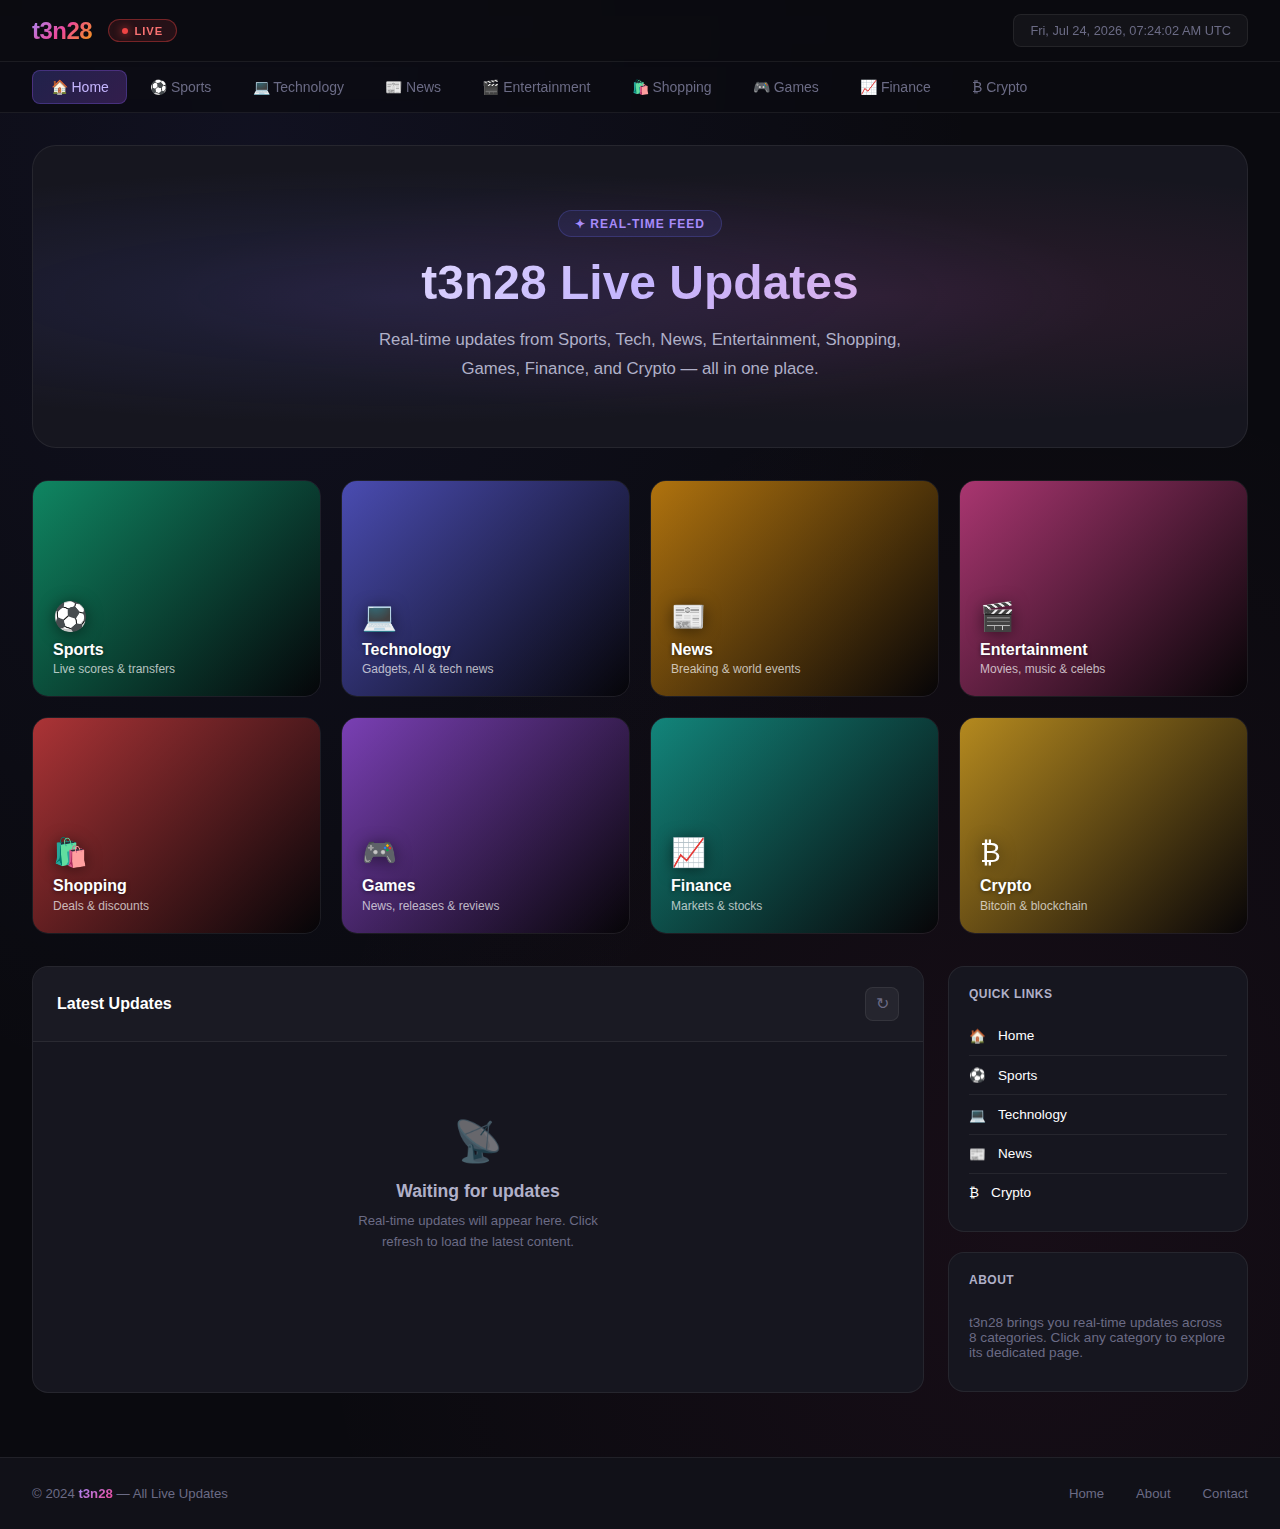
<file: index.html>
<!DOCTYPE html>
<html lang="en">
<head>
    <meta charset="UTF-8">
    <meta name="viewport" content="width=device-width, initial-scale=1.0">
    <title>t3n28 - All Live Updates</title>
    <style>
        * {
            margin: 0;
            padding: 0;
            box-sizing: border-box;
            font-family: -apple-system, BlinkMacSystemFont, 'Segoe UI', Roboto, Oxygen, Ubuntu, Cantarell, sans-serif;
        }

        :root {
            --bg-primary: #0a0a0f;
            --bg-secondary: #111118;
            --bg-card: #16161f;
            --bg-hover: #1e1e2a;
            --text-primary: #ffffff;
            --text-secondary: #b0b0c8;
            --text-muted: #6b6b85;
            --border-color: rgba(255,255,255,0.07);
            --card-shadow: 0 20px 40px rgba(0,0,0,0.5);
            --glow-blue: rgba(99, 102, 241, 0.4);
            --glow-pink: rgba(236, 72, 153, 0.4);
            --glow-green: rgba(16, 185, 129, 0.4);
        }

        body {
            background-color: var(--bg-primary);
            color: var(--text-primary);
            min-height: 100vh;
            display: flex;
            flex-direction: column;
            background-image: 
                radial-gradient(ellipse at 20% 10%, rgba(99, 102, 241, 0.08) 0%, transparent 50%),
                radial-gradient(ellipse at 80% 80%, rgba(236, 72, 153, 0.06) 0%, transparent 50%);
        }

        ::-webkit-scrollbar { width: 6px; height: 6px; }
        ::-webkit-scrollbar-track { background: var(--bg-secondary); }
        ::-webkit-scrollbar-thumb { background: #333; border-radius: 4px; }
        ::-webkit-scrollbar-thumb:hover { background: #555; }

        /* ===== HEADER ===== */
        .header {
            background: rgba(10, 10, 15, 0.85);
            backdrop-filter: blur(20px);
            -webkit-backdrop-filter: blur(20px);
            border-bottom: 1px solid var(--border-color);
            position: sticky;
            top: 0;
            z-index: 50;
            padding: 0.875rem 2rem;
        }

        .header-content {
            max-width: 1440px;
            margin: 0 auto;
            display: flex;
            align-items: center;
            justify-content: space-between;
        }

        .logo-container {
            display: flex;
            align-items: center;
            gap: 1rem;
        }

        .logo {
            cursor: pointer;
            display: flex;
            align-items: center;
        }

        .logo-text {
            font-size: 1.5rem;
            font-weight: 800;
            letter-spacing: -0.5px;
            background: linear-gradient(135deg, #a78bfa, #ec4899, #f59e0b);
            -webkit-background-clip: text;
            -webkit-text-fill-color: transparent;
        }

        .logo img {
            height: 36px;
            width: auto;
            object-fit: contain;
        }

        .live-badge {
            background: rgba(239, 68, 68, 0.12);
            border: 1px solid rgba(239, 68, 68, 0.4);
            color: #f87171;
            padding: 0.3rem 0.8rem;
            border-radius: 20px;
            font-size: 0.7rem;
            font-weight: 700;
            display: flex;
            align-items: center;
            gap: 0.4rem;
            letter-spacing: 1px;
            text-transform: uppercase;
        }

        .live-dot {
            width: 6px;
            height: 6px;
            background: #ef4444;
            border-radius: 50%;
            animation: pulse 1.5s infinite;
            box-shadow: 0 0 8px #ef4444;
        }

        @keyframes pulse {
            0%, 100% { opacity: 1; transform: scale(1); }
            50% { opacity: 0.4; transform: scale(1.3); }
        }

        .date-display {
            color: var(--text-muted);
            font-size: 0.8rem;
            background: rgba(255,255,255,0.04);
            padding: 0.5rem 1rem;
            border-radius: 8px;
            border: 1px solid var(--border-color);
            font-variant-numeric: tabular-nums;
        }

        /* ===== NAV ===== */
        .nav-container {
            background: rgba(10, 10, 15, 0.7);
            backdrop-filter: blur(20px);
            border-bottom: 1px solid var(--border-color);
            padding: 0 2rem;
            position: sticky;
            top: 62px;
            z-index: 40;
        }

        .nav-wrapper {
            max-width: 1440px;
            margin: 0 auto;
            display: flex;
            align-items: center;
            gap: 0.25rem;
            overflow-x: auto;
            padding: 0.5rem 0;
            scrollbar-width: none;
        }

        .nav-wrapper::-webkit-scrollbar { display: none; }

        .nav-item {
            padding: 0.5rem 1.1rem;
            border-radius: 8px;
            color: var(--text-muted);
            font-weight: 500;
            font-size: 0.875rem;
            white-space: nowrap;
            cursor: pointer;
            transition: all 0.2s ease;
            display: flex;
            align-items: center;
            gap: 0.4rem;
            border: 1px solid transparent;
        }

        .nav-item:hover {
            background: rgba(255,255,255,0.06);
            color: var(--text-primary);
        }

        .nav-item.active {
            background: linear-gradient(135deg, rgba(99, 102, 241, 0.25), rgba(168, 85, 247, 0.25));
            color: #c4b5fd;
            border-color: rgba(139, 92, 246, 0.3);
        }

        /* ===== MAIN ===== */
        .main-container {
            max-width: 1440px;
            margin: 2rem auto;
            padding: 0 2rem;
            flex: 1;
            width: 100%;
        }

        /* ===== HERO ===== */
        .welcome-section {
            position: relative;
            text-align: center;
            padding: 4rem 2rem;
            border-radius: 24px;
            border: 1px solid var(--border-color);
            margin-bottom: 2rem;
            overflow: hidden;
            background: var(--bg-card);
        }

        .welcome-section::before {
            content: '';
            position: absolute;
            inset: 0;
            background-image: url('https://images.unsplash.com/photo-1557804506-669a67965ba0?w=1400&q=80&auto=format&fit=crop');
            background-size: cover;
            background-position: center;
            opacity: 0.06;
            z-index: 0;
        }

        .welcome-section::after {
            content: '';
            position: absolute;
            inset: 0;
            background: 
                radial-gradient(ellipse at 30% 50%, rgba(99, 102, 241, 0.15) 0%, transparent 60%),
                radial-gradient(ellipse at 70% 50%, rgba(236, 72, 153, 0.1) 0%, transparent 60%);
            z-index: 0;
        }

        .welcome-section > * { position: relative; z-index: 1; }

        .welcome-eyebrow {
            display: inline-flex;
            align-items: center;
            gap: 0.5rem;
            background: rgba(99, 102, 241, 0.12);
            border: 1px solid rgba(99, 102, 241, 0.25);
            color: #a78bfa;
            padding: 0.35rem 1rem;
            border-radius: 20px;
            font-size: 0.75rem;
            font-weight: 600;
            letter-spacing: 1px;
            text-transform: uppercase;
            margin-bottom: 1.25rem;
        }

        .welcome-title {
            font-size: 3rem;
            font-weight: 800;
            margin-bottom: 1rem;
            line-height: 1.1;
            background: linear-gradient(135deg, #ffffff 0%, #c4b5fd 50%, #f9a8d4 100%);
            -webkit-background-clip: text;
            -webkit-text-fill-color: transparent;
        }

        .welcome-subtitle {
            color: var(--text-secondary);
            font-size: 1.05rem;
            max-width: 560px;
            margin: 0 auto;
            line-height: 1.7;
        }

        /* ===== CATEGORY GRID ===== */
        .category-grid {
            display: grid;
            grid-template-columns: repeat(4, 1fr);
            gap: 1.25rem;
            margin-bottom: 2rem;
        }

        .category-card {
            position: relative;
            border-radius: 16px;
            border: 1px solid var(--border-color);
            overflow: hidden;
            cursor: pointer;
            transition: all 0.35s cubic-bezier(0.4, 0, 0.2, 1);
            aspect-ratio: 4/3;
            min-height: 160px;
        }

        .category-card:hover {
            transform: translateY(-5px) scale(1.02);
            border-color: rgba(255,255,255,0.15);
            box-shadow: var(--card-shadow);
        }

        .card-bg {
            position: absolute;
            inset: 0;
            background-size: cover;
            background-position: center;
            transition: transform 0.5s ease;
        }

        .category-card:hover .card-bg {
            transform: scale(1.08);
        }

        .card-overlay {
            position: absolute;
            inset: 0;
            transition: opacity 0.3s ease;
        }

        .card-content {
            position: absolute;
            inset: 0;
            padding: 1.25rem;
            display: flex;
            flex-direction: column;
            justify-content: flex-end;
        }

        .card-icon {
            font-size: 1.75rem;
            margin-bottom: 0.5rem;
            filter: drop-shadow(0 2px 8px rgba(0,0,0,0.5));
        }

        .card-name {
            font-weight: 700;
            font-size: 1rem;
            color: #fff;
            text-shadow: 0 1px 4px rgba(0,0,0,0.5);
        }

        .card-desc {
            color: rgba(255,255,255,0.7);
            font-size: 0.75rem;
            margin-top: 0.2rem;
        }

        /* Individual card themes */
        .card-sports .card-bg {
            background-image: url('https://images.unsplash.com/photo-1579952363873-27f3bade9f55?w=600&q=75&auto=format&fit=crop');
        }
        .card-sports .card-overlay {
            background: linear-gradient(135deg, rgba(16, 185, 129, 0.7) 0%, rgba(0,0,0,0.6) 100%);
        }

        .card-tech .card-bg {
            background-image: url('https://images.unsplash.com/photo-1518770660439-4636190af475?w=600&q=75&auto=format&fit=crop');
        }
        .card-tech .card-overlay {
            background: linear-gradient(135deg, rgba(99, 102, 241, 0.7) 0%, rgba(0,0,0,0.6) 100%);
        }

        .card-news .card-bg {
            background-image: url('https://images.unsplash.com/photo-1504711434969-e33886168f5c?w=600&q=75&auto=format&fit=crop');
        }
        .card-news .card-overlay {
            background: linear-gradient(135deg, rgba(245, 158, 11, 0.7) 0%, rgba(0,0,0,0.6) 100%);
        }

        .card-entertainment .card-bg {
            background-image: url('https://images.unsplash.com/photo-1489599849927-2ee91cede3ba?w=600&q=75&auto=format&fit=crop');
        }
        .card-entertainment .card-overlay {
            background: linear-gradient(135deg, rgba(236, 72, 153, 0.7) 0%, rgba(0,0,0,0.6) 100%);
        }

        .card-shopping .card-bg {
            background-image: url('https://images.unsplash.com/photo-1483985988355-763728e1935b?w=600&q=75&auto=format&fit=crop');
        }
        .card-shopping .card-overlay {
            background: linear-gradient(135deg, rgba(239, 68, 68, 0.7) 0%, rgba(0,0,0,0.6) 100%);
        }

        .card-games .card-bg {
            background-image: url('https://images.unsplash.com/photo-1538481199705-c710c4e965fc?w=600&q=75&auto=format&fit=crop');
        }
        .card-games .card-overlay {
            background: linear-gradient(135deg, rgba(168, 85, 247, 0.7) 0%, rgba(0,0,0,0.6) 100%);
        }

        .card-finance .card-bg {
            background-image: url('https://images.unsplash.com/photo-1611974789855-9c2a0a7236a3?w=600&q=75&auto=format&fit=crop');
        }
        .card-finance .card-overlay {
            background: linear-gradient(135deg, rgba(20, 184, 166, 0.7) 0%, rgba(0,0,0,0.6) 100%);
        }

        .card-crypto .card-bg {
            background-image: url('https://images.unsplash.com/photo-1621504450181-5d356f61d307?w=600&q=75&auto=format&fit=crop');
        }
        .card-crypto .card-overlay {
            background: linear-gradient(135deg, rgba(251, 191, 36, 0.7) 0%, rgba(0,0,0,0.6) 100%);
        }

        /* ===== FEED SECTION ===== */
        .feed-section {
            display: grid;
            grid-template-columns: 1fr 300px;
            gap: 1.5rem;
        }

        .feed-container {
            background: var(--bg-card);
            border-radius: 16px;
            border: 1px solid var(--border-color);
            overflow: hidden;
        }

        .feed-header {
            padding: 1.25rem 1.5rem;
            border-bottom: 1px solid var(--border-color);
            display: flex;
            justify-content: space-between;
            align-items: center;
            background: rgba(255,255,255,0.02);
        }

        .feed-header h2 {
            font-size: 1rem;
            font-weight: 600;
            color: var(--text-primary);
        }

        .btn-icon {
            width: 34px;
            height: 34px;
            border-radius: 8px;
            background: rgba(255,255,255,0.05);
            border: 1px solid var(--border-color);
            color: var(--text-muted);
            cursor: pointer;
            transition: all 0.2s ease;
            display: flex;
            align-items: center;
            justify-content: center;
            font-size: 1rem;
        }

        .btn-icon:hover {
            background: rgba(99, 102, 241, 0.15);
            color: #a78bfa;
            border-color: rgba(139, 92, 246, 0.3);
        }

        .updates-list {
            min-height: 350px;
            padding: 1.25rem;
        }

        .empty-state {
            text-align: center;
            padding: 3.5rem 1rem;
            color: var(--text-muted);
        }

        .empty-state-icon {
            font-size: 2.5rem;
            margin-bottom: 1rem;
            opacity: 0.4;
        }

        .empty-state-title {
            font-size: 1.1rem;
            font-weight: 600;
            margin-bottom: 0.5rem;
            color: var(--text-secondary);
        }

        .empty-state-text {
            font-size: 0.825rem;
            max-width: 260px;
            margin: 0 auto;
            line-height: 1.6;
        }

        /* ===== SIDEBAR ===== */
        .feed-sidebar { display: flex; flex-direction: column; gap: 1.25rem; }

        .sidebar-widget {
            background: var(--bg-card);
            border-radius: 16px;
            border: 1px solid var(--border-color);
            padding: 1.25rem;
        }

        .widget-header { margin-bottom: 1rem; }

        .widget-title {
            font-weight: 600;
            font-size: 0.9rem;
            color: var(--text-secondary);
            text-transform: uppercase;
            letter-spacing: 0.5px;
            font-size: 0.75rem;
        }

        .widget-list { list-style: none; }

        .widget-list li {
            padding: 0.7rem 0;
            border-bottom: 1px solid var(--border-color);
            color: var(--text-muted);
            font-size: 0.85rem;
            display: flex;
            align-items: center;
            gap: 0.75rem;
            cursor: pointer;
            transition: color 0.2s;
        }

        .widget-list li:hover { color: var(--text-primary); }
        .widget-list li:last-child { border-bottom: none; }
        .widget-list li span { color: var(--text-primary); font-weight: 500; }

        .quick-link-label {
            font-weight: 500;
            color: var(--text-secondary);
            transition: color 0.2s;
        }

        .widget-list li:hover .quick-link-label { color: #a78bfa; }

        /* ===== CATEGORY PAGES ===== */
        .page-content { display: none; }
        .page-content.active { display: block; }

        .category-page-header {
            display: flex;
            align-items: center;
            gap: 1.25rem;
            margin-bottom: 2rem;
            padding: 1.5rem;
            background: var(--bg-card);
            border-radius: 16px;
            border: 1px solid var(--border-color);
        }

        .category-page-icon {
            font-size: 2.25rem;
            width: 64px;
            height: 64px;
            display: flex;
            align-items: center;
            justify-content: center;
            border-radius: 14px;
            border: 1px solid var(--border-color);
            background: rgba(255,255,255,0.04);
            flex-shrink: 0;
        }

        .category-page-title {
            font-size: 1.75rem;
            font-weight: 700;
        }

        .category-page-desc {
            color: var(--text-muted);
            margin-top: 0.25rem;
            font-size: 0.875rem;
        }

        /* ===== IFRAME STYLES ===== */
        .iframe-container {
            width: 100%;
            height: calc(100vh - 200px);
            border: none;
            border-radius: 16px;
            background: var(--bg-card);
            overflow: hidden;
        }

        .external-frame {
            width: 100%;
            height: 100%;
            border: none;
        }

        /* ===== FOOTER ===== */
        .footer {
            background: var(--bg-secondary);
            border-top: 1px solid var(--border-color);
            padding: 1.75rem 2rem;
            margin-top: 2rem;
        }

        .footer-content {
            max-width: 1440px;
            margin: 0 auto;
            display: flex;
            justify-content: space-between;
            align-items: center;
            color: var(--text-muted);
            font-size: 0.825rem;
        }

        .footer-brand {
            background: linear-gradient(135deg, #a78bfa, #ec4899);
            -webkit-background-clip: text;
            -webkit-text-fill-color: transparent;
            font-weight: 700;
        }

        .footer-links { display: flex; gap: 2rem; }

        .footer-links a {
            color: var(--text-muted);
            text-decoration: none;
            transition: color 0.2s;
            cursor: pointer;
        }

        .footer-links a:hover { color: #a78bfa; }

        /* ===== BACK BUTTON ===== */
        .back-button {
            display: inline-flex;
            align-items: center;
            gap: 0.5rem;
            padding: 0.5rem 1rem;
            background: rgba(255,255,255,0.05);
            border: 1px solid var(--border-color);
            border-radius: 8px;
            color: var(--text-secondary);
            cursor: pointer;
            margin-bottom: 1rem;
            transition: all 0.2s;
        }

        .back-button:hover {
            background: rgba(99, 102, 241, 0.15);
            color: #a78bfa;
            border-color: rgba(139, 92, 246, 0.3);
        }

        /* ===== RESPONSIVE ===== */
        @media (max-width: 1024px) {
            .category-grid { grid-template-columns: repeat(2, 1fr); }
            .feed-section { grid-template-columns: 1fr; }
        }

        @media (max-width: 768px) {
            .header-content { flex-direction: column; gap: 0.75rem; }
            .category-grid { grid-template-columns: repeat(2, 1fr); }
            .welcome-title { font-size: 2rem; }
            .main-container { padding: 0 1rem; }
            .footer-content { flex-direction: column; gap: 1rem; text-align: center; }
            .footer-links { flex-wrap: wrap; justify-content: center; }
            .iframe-container { height: calc(100vh - 250px); }
        }

        @media (max-width: 480px) {
            .category-grid { grid-template-columns: 1fr; }
        }
    </style>
</head>
<body>
    <header class="header">
        <div class="header-content">
            <div class="logo-container">
                <div class="logo" onclick="switchCategory('all')">
                    <span class="logo-text">t3n28</span>
                </div>
                <div class="live-badge">
                    <span class="live-dot"></span>
                    Live
                </div>
            </div>
            <div class="date-display" id="currentDateTime"></div>
        </div>
    </header>

    <nav class="nav-container">
        <div class="nav-wrapper">
            <div class="nav-item active" data-category="all" onclick="switchCategory('all')">🏠 Home</div>
            <div class="nav-item" data-category="sport" onclick="handleSportsClick()">⚽ Sports</div>
            <div class="nav-item" data-category="tech" onclick="switchCategory('tech')">💻 Technology</div>
            <div class="nav-item" data-category="news" onclick="switchCategory('news')">📰 News</div>
            <div class="nav-item" data-category="entertainment" onclick="switchCategory('entertainment')">🎬 Entertainment</div>
            <div class="nav-item" data-category="shopping" onclick="switchCategory('shopping')">🛍️ Shopping</div>
            <div class="nav-item" data-category="games" onclick="switchCategory('games')">🎮 Games</div>
            <div class="nav-item" data-category="finance" onclick="switchCategory('finance')">📈 Finance</div>
            <div class="nav-item" data-category="crypto" onclick="switchCategory('crypto')">₿ Crypto</div>
        </div>
    </nav>

    <main class="main-container">
        <!-- Home Page -->
        <div id="page-all" class="page-content active">
            <div class="welcome-section">
                <div class="welcome-eyebrow">✦ Real-time feed</div>
                <h1 class="welcome-title">t3n28 Live Updates</h1>
                <p class="welcome-subtitle">Real-time updates from Sports, Tech, News, Entertainment, Shopping, Games, Finance, and Crypto — all in one place.</p>
            </div>

            <div class="category-grid">
                <div class="category-card card-sports" onclick="handleSportsClick()">
                    <div class="card-bg"></div>
                    <div class="card-overlay"></div>
                    <div class="card-content">
                        <div class="card-icon">⚽</div>
                        <div class="card-name">Sports</div>
                        <div class="card-desc">Live scores & transfers</div>
                    </div>
                </div>
                <div class="category-card card-tech" onclick="switchCategory('tech')">
                    <div class="card-bg"></div>
                    <div class="card-overlay"></div>
                    <div class="card-content">
                        <div class="card-icon">💻</div>
                        <div class="card-name">Technology</div>
                        <div class="card-desc">Gadgets, AI & tech news</div>
                    </div>
                </div>
                <div class="category-card card-news" onclick="switchCategory('news')">
                    <div class="card-bg"></div>
                    <div class="card-overlay"></div>
                    <div class="card-content">
                        <div class="card-icon">📰</div>
                        <div class="card-name">News</div>
                        <div class="card-desc">Breaking & world events</div>
                    </div>
                </div>
                <div class="category-card card-entertainment" onclick="switchCategory('entertainment')">
                    <div class="card-bg"></div>
                    <div class="card-overlay"></div>
                    <div class="card-content">
                        <div class="card-icon">🎬</div>
                        <div class="card-name">Entertainment</div>
                        <div class="card-desc">Movies, music & celebs</div>
                    </div>
                </div>
                <div class="category-card card-shopping" onclick="switchCategory('shopping')">
                    <div class="card-bg"></div>
                    <div class="card-overlay"></div>
                    <div class="card-content">
                        <div class="card-icon">🛍️</div>
                        <div class="card-name">Shopping</div>
                        <div class="card-desc">Deals & discounts</div>
                    </div>
                </div>
                <div class="category-card card-games" onclick="switchCategory('games')">
                    <div class="card-bg"></div>
                    <div class="card-overlay"></div>
                    <div class="card-content">
                        <div class="card-icon">🎮</div>
                        <div class="card-name">Games</div>
                        <div class="card-desc">News, releases & reviews</div>
                    </div>
                </div>
                <div class="category-card card-finance" onclick="switchCategory('finance')">
                    <div class="card-bg"></div>
                    <div class="card-overlay"></div>
                    <div class="card-content">
                        <div class="card-icon">📈</div>
                        <div class="card-name">Finance</div>
                        <div class="card-desc">Markets & stocks</div>
                    </div>
                </div>
                <div class="category-card card-crypto" onclick="switchCategory('crypto')">
                    <div class="card-bg"></div>
                    <div class="card-overlay"></div>
                    <div class="card-content">
                        <div class="card-icon">₿</div>
                        <div class="card-name">Crypto</div>
                        <div class="card-desc">Bitcoin & blockchain</div>
                    </div>
                </div>
            </div>

            <div class="feed-section">
                <div class="feed-container">
                    <div class="feed-header">
                        <h2>Latest Updates</h2>
                        <button class="btn-icon" onclick="refreshFeed()" title="Refresh">↻</button>
                    </div>
                    <div class="updates-list" id="all-updates">
                        <div class="empty-state">
                            <div class="empty-state-icon">📡</div>
                            <div class="empty-state-title">Waiting for updates</div>
                            <div class="empty-state-text">Real-time updates will appear here. Click refresh to load the latest content.</div>
                        </div>
                    </div>
                </div>

                <div class="feed-sidebar">
                    <div class="sidebar-widget">
                        <div class="widget-header">
                            <h3 class="widget-title">Quick Links</h3>
                        </div>
                        <ul class="widget-list">
                            <li onclick="switchCategory('all')"><span>🏠</span><span class="quick-link-label">Home</span></li>
                            <li onclick="handleSportsClick()"><span>⚽</span><span class="quick-link-label">Sports</span></li>
                            <li onclick="switchCategory('tech')"><span>💻</span><span class="quick-link-label">Technology</span></li>
                            <li onclick="switchCategory('news')"><span>📰</span><span class="quick-link-label">News</span></li>
                            <li onclick="switchCategory('crypto')"><span>₿</span><span class="quick-link-label">Crypto</span></li>
                        </ul>
                    </div>
                    <div class="sidebar-widget">
                        <div class="widget-header">
                            <h3 class="widget-title">About</h3>
                        </div>
                        <ul class="widget-list">
                            <li style="cursor:default">t3n28 brings you real-time updates across 8 categories. Click any category to explore its dedicated page.</li>
                        </ul>
                    </div>
                </div>
            </div>
        </div>

        <!-- Category Pages -->
        <div id="page-sport" class="page-content">
            <div class="back-button" onclick="switchCategory('all')">
                ← Back to Home
            </div>
            <div class="iframe-container">
                <iframe 
                    class="external-frame" 
                    id="sports-iframe"
                    src="about:blank"
                    title="Sports Updates">
                </iframe>
            </div>
        </div>

        <div id="page-tech" class="page-content">
            <div class="category-page-header">
                <div class="category-page-icon">💻</div>
                <div>
                    <h1 class="category-page-title">Technology</h1>
                    <p class="category-page-desc">Gadgets, AI, and tech news</p>
                </div>
            </div>
            <div class="feed-container">
                <div class="feed-header">
                    <h2>Tech Updates</h2>
                    <button class="btn-icon" onclick="refreshCategory('tech')">↻</button>
                </div>
                <div class="updates-list" id="tech-updates">
                    <div class="empty-state"><div class="empty-state-icon">💻</div><div class="empty-state-title">No tech updates yet</div><div class="empty-state-text">Check back later for technology news</div></div>
                </div>
            </div>
        </div>

        <div id="page-news" class="page-content">
            <div class="category-page-header">
                <div class="category-page-icon">📰</div>
                <div>
                    <h1 class="category-page-title">News</h1>
                    <p class="category-page-desc">Breaking news and world events</p>
                </div>
            </div>
            <div class="feed-container">
                <div class="feed-header">
                    <h2>News Updates</h2>
                    <button class="btn-icon" onclick="refreshCategory('news')">↻</button>
                </div>
                <div class="updates-list" id="news-updates">
                    <div class="empty-state"><div class="empty-state-icon">📰</div><div class="empty-state-title">No news updates yet</div><div class="empty-state-text">Check back later for breaking news</div></div>
                </div>
            </div>
        </div>

        <div id="page-entertainment" class="page-content">
            <div class="category-page-header">
                <div class="category-page-icon">🎬</div>
                <div>
                    <h1 class="category-page-title">Entertainment</h1>
                    <p class="category-page-desc">Movies, music, and celebrity news</p>
                </div>
            </div>
            <div class="feed-container">
                <div class="feed-header">
                    <h2>Entertainment Updates</h2>
                    <button class="btn-icon" onclick="refreshCategory('entertainment')">↻</button>
                </div>
                <div class="updates-list" id="entertainment-updates">
                    <div class="empty-state"><div class="empty-state-icon">🎬</div><div class="empty-state-title">No entertainment updates yet</div><div class="empty-state-text">Check back later for entertainment news</div></div>
                </div>
            </div>
        </div>

        <div id="page-shopping" class="page-content">
            <div class="category-page-header">
                <div class="category-page-icon">🛍️</div>
                <div>
                    <h1 class="category-page-title">Shopping</h1>
                    <p class="category-page-desc">Deals, discounts, and releases</p>
                </div>
            </div>
            <div class="feed-container">
                <div class="feed-header">
                    <h2>Shopping Updates</h2>
                    <button class="btn-icon" onclick="refreshCategory('shopping')">↻</button>
                </div>
                <div class="updates-list" id="shopping-updates">
                    <div class="empty-state"><div class="empty-state-icon">🛍️</div><div class="empty-state-title">No shopping updates yet</div><div class="empty-state-text">Check back later for deals and offers</div></div>
                </div>
            </div>
        </div>

        <div id="page-games" class="page-content">
            <div class="category-page-header">
                <div class="category-page-icon">🎮</div>
                <div>
                    <h1 class="category-page-title">Games</h1>
                    <p class="category-page-desc">Gaming news, releases, and reviews</p>
                </div>
            </div>
            <div class="feed-container">
                <div class="feed-header">
                    <h2>Gaming Updates</h2>
                    <button class="btn-icon" onclick="refreshCategory('games')">↻</button>
                </div>
                <div class="updates-list" id="games-updates">
                    <div class="empty-state"><div class="empty-state-icon">🎮</div><div class="empty-state-title">No gaming updates yet</div><div class="empty-state-text">Check back later for gaming news</div></div>
                </div>
            </div>
        </div>

        <div id="page-finance" class="page-content">
            <div class="category-page-header">
                <div class="category-page-icon">📈</div>
                <div>
                    <h1 class="category-page-title">Finance</h1>
                    <p class="category-page-desc">Markets, stocks, and economy</p>
                </div>
            </div>
            <div class="feed-container">
                <div class="feed-header">
                    <h2>Finance Updates</h2>
                    <button class="btn-icon" onclick="refreshCategory('finance')">↻</button>
                </div>
                <div class="updates-list" id="finance-updates">
                    <div class="empty-state"><div class="empty-state-icon">📈</div><div class="empty-state-title">No finance updates yet</div><div class="empty-state-text">Check back later for market updates</div></div>
                </div>
            </div>
        </div>

        <div id="page-crypto" class="page-content">
            <div class="category-page-header">
                <div class="category-page-icon">₿</div>
                <div>
                    <h1 class="category-page-title">Cryptocurrency</h1>
                    <p class="category-page-desc">Bitcoin, Ethereum, and blockchain</p>
                </div>
            </div>
            <div class="feed-container">
                <div class="feed-header">
                    <h2>Crypto Updates</h2>
                    <button class="btn-icon" onclick="refreshCategory('crypto')">↻</button>
                </div>
                <div class="updates-list" id="crypto-updates">
                    <div class="empty-state"><div class="empty-state-icon">₿</div><div class="empty-state-title">No crypto updates yet</div><div class="empty-state-text">Check back later for cryptocurrency news</div></div>
                </div>
            </div>
        </div>
    </main>

    <footer class="footer">
        <div class="footer-content">
            <div>© 2024 <span class="footer-brand">t3n28</span> — All Live Updates</div>
            <div class="footer-links">
                <a onclick="switchCategory('all')">Home</a>
                <a href="#">About</a>
                <a href="#">Contact</a>
            </div>
        </div>
    </footer>

    <script>
        function updateDateTime() {
            const now = new Date();
            document.getElementById('currentDateTime').textContent = now.toLocaleString('en-US', {
                weekday: 'short', year: 'numeric', month: 'short',
                day: 'numeric', hour: '2-digit', minute: '2-digit',
                second: '2-digit', timeZoneName: 'short'
            });
        }
        setInterval(updateDateTime, 1000);
        updateDateTime();

        function switchCategory(category) {
            document.querySelectorAll('.nav-item').forEach(i => i.classList.remove('active'));
            const nav = document.querySelector(`.nav-item[data-category="${category}"]`);
            if (nav) nav.classList.add('active');
            document.querySelectorAll('.page-content').forEach(p => p.classList.remove('active'));
            document.getElementById(`page-${category}`).classList.add('active');
            window.scrollTo({ top: 0, behavior: 'smooth' });
        }

        function handleSportsClick() {
            // For Vercel deployment, open the sports page in a new tab
            // This is simpler and avoids iframe issues
            window.open('/sports', '_blank');
            
            // OR if you want to open a specific URL:
            // window.open('https://your-app.vercel.app/sports', '_blank');
        }

        function showLoading(el) {
            el.innerHTML = `<div class="empty-state"><div class="empty-state-icon">⏳</div><div class="empty-state-title">Loading...</div><div class="empty-state-text">Please wait</div></div>`;
        }

        function refreshFeed() {
            const feed = document.getElementById('all-updates');
            showLoading(feed);
            setTimeout(() => {
                feed.innerHTML = `<div class="empty-state"><div class="empty-state-icon">📡</div><div class="empty-state-title">Ready for updates</div><div class="empty-state-text">Connect your data source to see live updates</div></div>`;
            }, 600);
        }

        function refreshCategory(category) {
            const feed = document.getElementById(`${category}-updates`);
            showLoading(feed);
            setTimeout(() => {
                feed.innerHTML = `<div class="empty-state"><div class="empty-state-icon">📡</div><div class="empty-state-title">Ready for ${category} updates</div><div class="empty-state-text">Connect your data source to see live updates</div></div>`;
            }, 600);
        }
    </script>
</body>
</html>
</file>
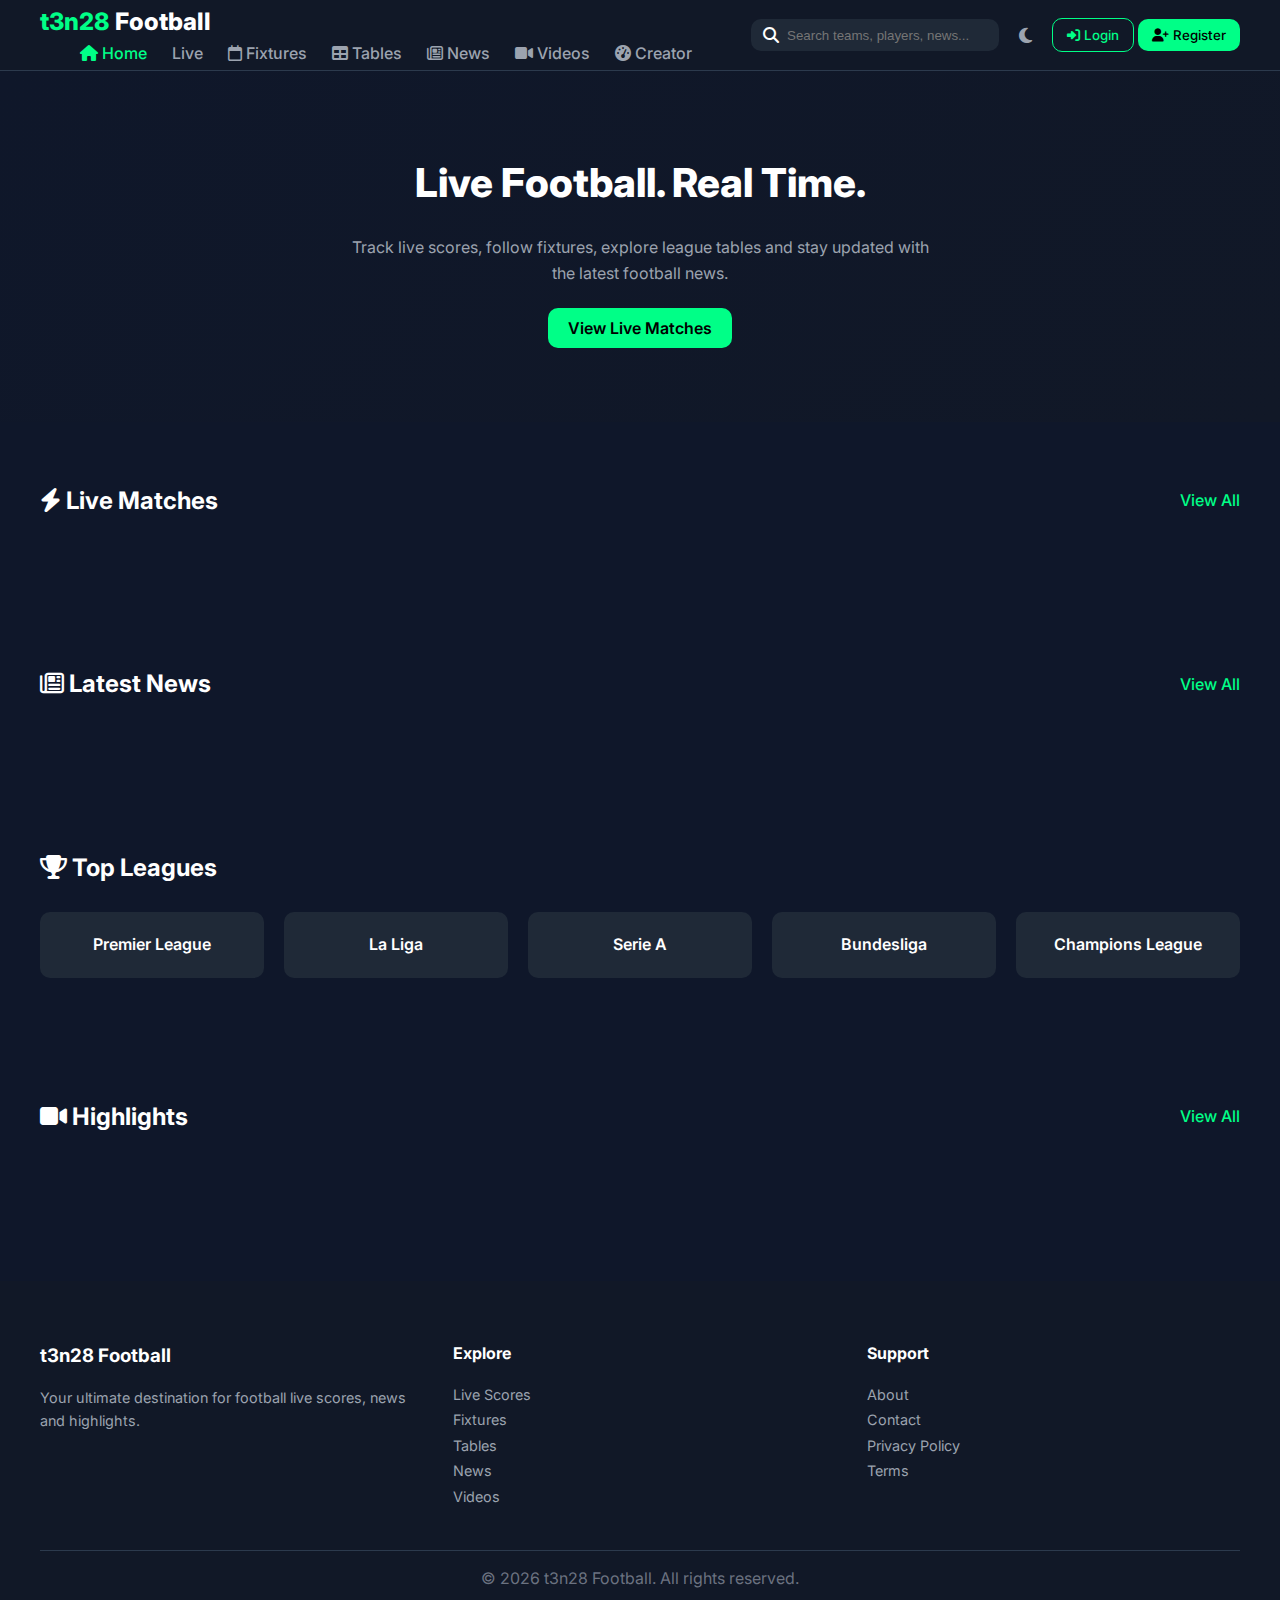
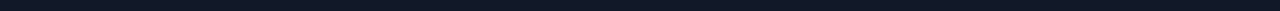
<file: frontend/index.html>
<!DOCTYPE html>
<html lang="en">
<head>
    <meta charset="UTF-8">
    <meta name="viewport" content="width=device-width, initial-scale=1.0">

    <!-- SEO -->
    <title>t3n28 Football - Live Scores, News & Highlights</title>
    <meta name="description" content="t3n28 Football - Live scores, fixtures, league tables, transfer news and football highlights.">
    <meta name="keywords" content="football live scores, fixtures, tables, football news, transfer news">
    <meta name="author" content="t3n28 Football">
    <meta property="og:title" content="t3n28 Football">
    <meta property="og:description" content="Live scores, football news and highlights.">
    <meta property="og:type" content="website">

    <!-- Fonts -->
    <link href="https://fonts.googleapis.com/css2?family=Inter:wght@300;400;500;600;700;800;900&display=swap" rel="stylesheet">

    <!-- Icons -->
    <link rel="stylesheet" href="https://cdnjs.cloudflare.com/ajax/libs/font-awesome/6.4.0/css/all.min.css">

    <!-- CSS -->
    <link rel="stylesheet" href="src/css/main.css">
    <link rel="stylesheet" href="src/css/components.css">
    <link rel="stylesheet" href="src/css/responsive.css">
</head>

<body>

<!-- ================= NAVBAR ================= -->
<nav class="navbar" role="navigation">
    <div class="nav-container">

        <!-- LEFT -->
        <div class="nav-left">
            <a href="/" class="logo">
                <span class="logo-text">t3n28</span>
                <span class="logo-accent">Football</span>
            </a>

            <ul class="nav-menu">
                <li><a href="/" class="active"><i class="fas fa-home"></i> Home</a></li>
                <li><a href="/live">Live</a></li>
                <li><a href="/fixtures"><i class="far fa-calendar"></i> Fixtures</a></li>
                <li><a href="/tables"><i class="fas fa-table"></i> Tables</a></li>
                <li><a href="/news"><i class="far fa-newspaper"></i> News</a></li>
                <li><a href="/videos"><i class="fas fa-video"></i> Videos</a></li>
                <li><a href="/creator-dashboard"><i class="fas fa-tachometer-alt"></i> Creator</a></li>
            </ul>
        </div>

        <!-- RIGHT -->
        <div class="nav-right">

            <!-- Search -->
            <div class="search-box">
                <i class="fas fa-search"></i>
                <input type="text" placeholder="Search teams, players, news..." id="search-input">
            </div>

            <!-- Theme Toggle -->
            <button class="theme-toggle" id="theme-toggle" aria-label="Toggle theme">
                <i class="fas fa-moon"></i>
            </button>

            <!-- Auth Buttons -->
            <div class="auth-buttons" id="auth-buttons">
                <button class="btn-login" id="login-btn">
                    <i class="fas fa-sign-in-alt"></i> Login
                </button>
                <button class="btn-register" id="register-btn">
                    <i class="fas fa-user-plus"></i> Register
                </button>
            </div>

            <!-- Mobile Menu -->
            <button class="mobile-menu-btn" id="mobile-menu-btn" aria-label="Open menu">
                <i class="fas fa-bars"></i>
            </button>
        </div>
    </div>
</nav>

<!-- ================= MAIN CONTENT ================= -->
<main class="main-content">

    <!-- HERO SECTION -->
    <section class="hero">
        <div class="hero-content">
            <h1>Live Football. Real Time.</h1>
            <p>Track live scores, follow fixtures, explore league tables and stay updated with the latest football news.</p>
            <a href="/live" class="btn-primary">View Live Matches</a>
        </div>
    </section>

    <!-- LIVE MATCHES -->
    <section class="section live-section">
        <div class="section-header">
            <h2><i class="fas fa-bolt"></i> Live Matches</h2>
            <a href="/live" class="view-all">View All</a>
        </div>

        <div id="live-matches-container" class="live-matches-container">
            <!-- JS injects live matches here -->
        </div>

        <div id="no-live-message" class="empty-state" style="display: none;">
            <p>No live matches at the moment.</p>
        </div>
    </section>

    <!-- LATEST NEWS -->
    <section class="section news-section">
        <div class="section-header">
            <h2><i class="far fa-newspaper"></i> Latest News</h2>
            <a href="/news" class="view-all">View All</a>
        </div>

        <div id="news-container" class="news-grid">
            <!-- JS injects news cards -->
        </div>
    </section>

    <!-- TOP LEAGUES -->
    <section class="section leagues-section">
        <div class="section-header">
            <h2><i class="fas fa-trophy"></i> Top Leagues</h2>
        </div>

        <div class="leagues-grid">
            <a href="/tables?league=premier" class="league-card">Premier League</a>
            <a href="/tables?league=laliga" class="league-card">La Liga</a>
            <a href="/tables?league=seriea" class="league-card">Serie A</a>
            <a href="/tables?league=bundesliga" class="league-card">Bundesliga</a>
            <a href="/tables?league=champions" class="league-card">Champions League</a>
        </div>
    </section>

    <!-- VIDEOS -->
    <section class="section videos-section">
        <div class="section-header">
            <h2><i class="fas fa-video"></i> Highlights</h2>
            <a href="/videos" class="view-all">View All</a>
        </div>

        <div id="video-container" class="video-grid">
            <!-- JS injects videos -->
        </div>
    </section>

</main>

<!-- ================= FOOTER ================= -->
<footer class="footer">
    <div class="footer-container">

        <div class="footer-section">
            <h3>t3n28 Football</h3>
            <p>Your ultimate destination for football live scores, news and highlights.</p>
        </div>

        <div class="footer-section">
            <h4>Explore</h4>
            <ul>
                <li><a href="/live">Live Scores</a></li>
                <li><a href="/fixtures">Fixtures</a></li>
                <li><a href="/tables">Tables</a></li>
                <li><a href="/news">News</a></li>
                <li><a href="/videos">Videos</a></li>
            </ul>
        </div>

        <div class="footer-section">
            <h4>Support</h4>
            <ul>
                <li><a href="#">About</a></li>
                <li><a href="#">Contact</a></li>
                <li><a href="#">Privacy Policy</a></li>
                <li><a href="#">Terms</a></li>
            </ul>
        </div>

    </div>

    <div class="footer-bottom">
        <p>&copy; 2026 t3n28 Football. All rights reserved.</p>
    </div>
</footer>

<!-- ================= SCRIPTS ================= -->
<script src="src/js/main.js"></script>

</body>
</html>
</file>
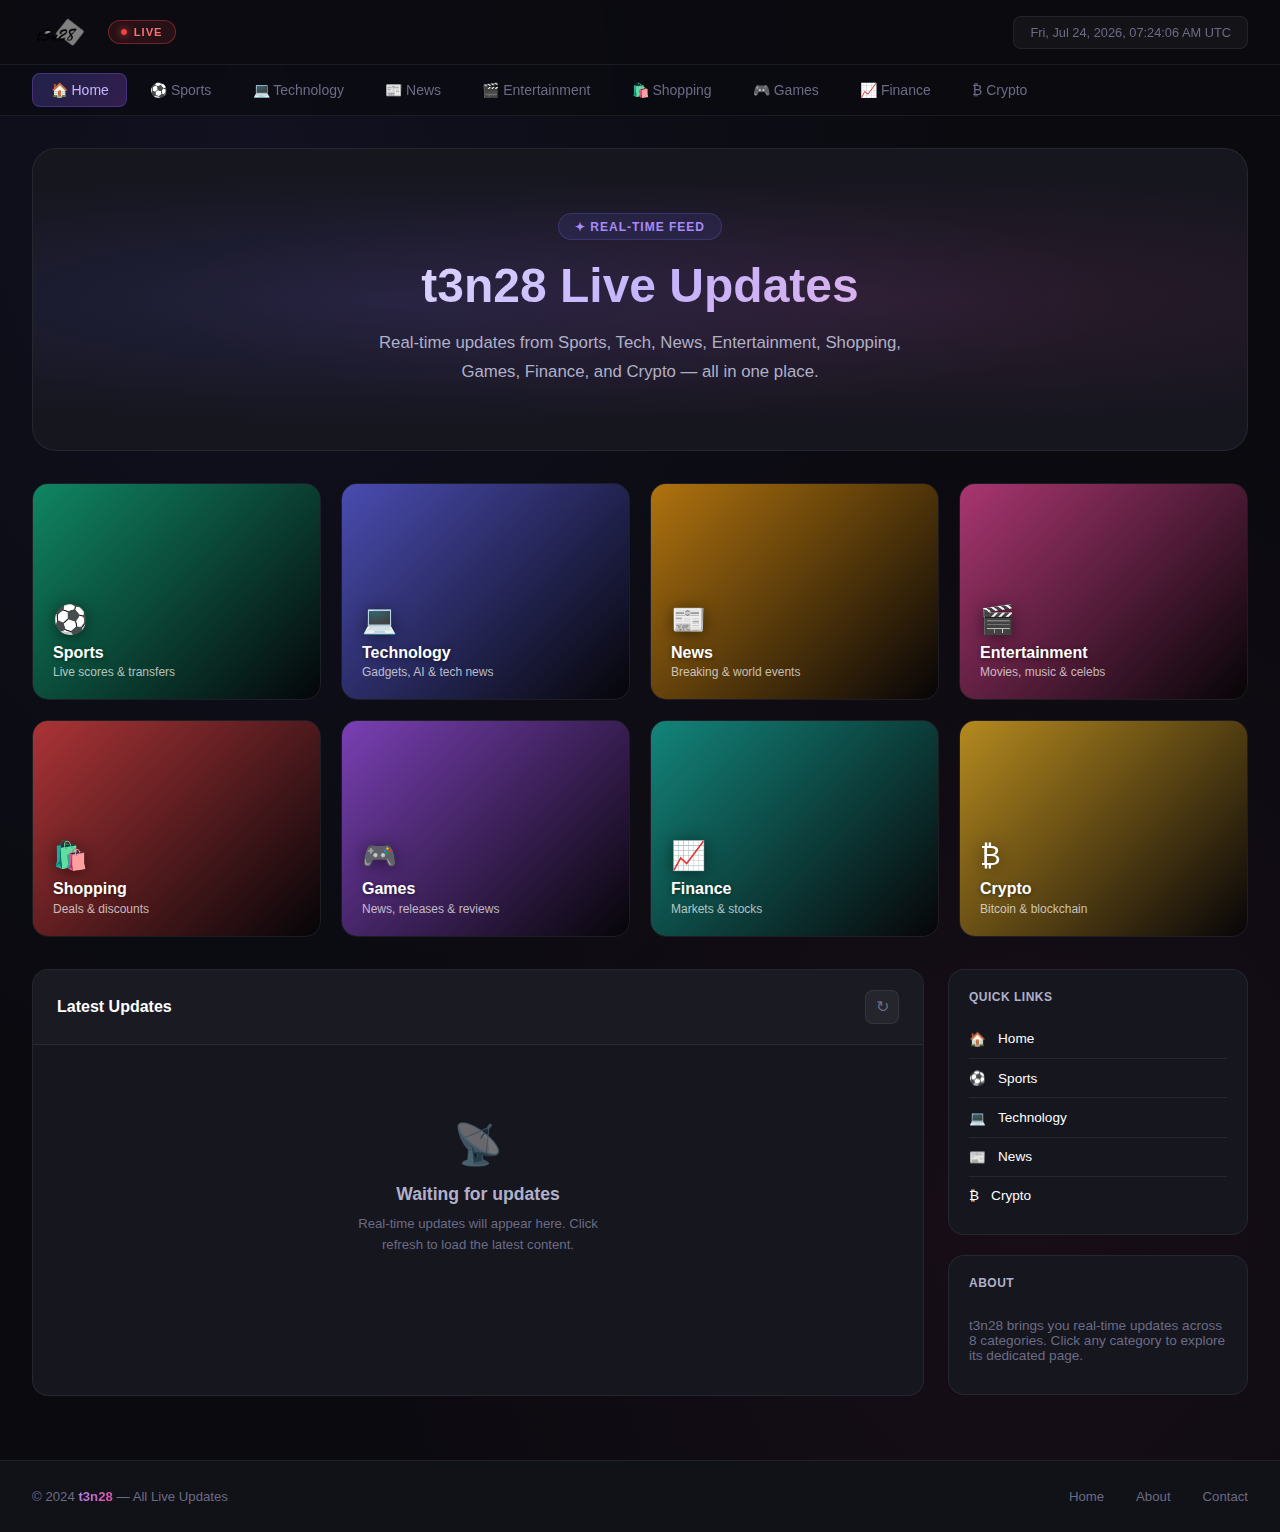
<file: index1.html>
<!DOCTYPE html>
<html lang="en">
<head>
    <meta charset="UTF-8">
    <meta name="viewport" content="width=device-width, initial-scale=1.0">
    <title>t3n28 - All Live Updates</title>
    <style>
        * {
            margin: 0;
            padding: 0;
            box-sizing: border-box;
            font-family: -apple-system, BlinkMacSystemFont, 'Segoe UI', Roboto, Oxygen, Ubuntu, Cantarell, sans-serif;
        }

        :root {
            --bg-primary: #0a0a0f;
            --bg-secondary: #111118;
            --bg-card: #16161f;
            --bg-hover: #1e1e2a;
            --text-primary: #ffffff;
            --text-secondary: #b0b0c8;
            --text-muted: #6b6b85;
            --border-color: rgba(255,255,255,0.07);
            --card-shadow: 0 20px 40px rgba(0,0,0,0.5);
            --glow-blue: rgba(99, 102, 241, 0.4);
            --glow-pink: rgba(236, 72, 153, 0.4);
            --glow-green: rgba(16, 185, 129, 0.4);
        }

        body {
            background-color: var(--bg-primary);
            color: var(--text-primary);
            min-height: 100vh;
            display: flex;
            flex-direction: column;
            background-image: 
                radial-gradient(ellipse at 20% 10%, rgba(99, 102, 241, 0.08) 0%, transparent 50%),
                radial-gradient(ellipse at 80% 80%, rgba(236, 72, 153, 0.06) 0%, transparent 50%);
        }

        ::-webkit-scrollbar { width: 6px; height: 6px; }
        ::-webkit-scrollbar-track { background: var(--bg-secondary); }
        ::-webkit-scrollbar-thumb { background: #333; border-radius: 4px; }
        ::-webkit-scrollbar-thumb:hover { background: #555; }

        /* ===== HEADER ===== */
        .header {
            background: rgba(10, 10, 15, 0.85);
            backdrop-filter: blur(20px);
            -webkit-backdrop-filter: blur(20px);
            border-bottom: 1px solid var(--border-color);
            position: sticky;
            top: 0;
            z-index: 50;
            padding: 0.875rem 2rem;
        }

        .header-content {
            max-width: 1440px;
            margin: 0 auto;
            display: flex;
            align-items: center;
            justify-content: space-between;
        }

        .logo-container {
            display: flex;
            align-items: center;
            gap: 1rem;
        }

        .logo {
            cursor: pointer;
            display: flex;
            align-items: center;
        }

        .logo-text {
            font-size: 1.5rem;
            font-weight: 800;
            letter-spacing: -0.5px;
            background: linear-gradient(135deg, #a78bfa, #ec4899, #f59e0b);
            -webkit-background-clip: text;
            -webkit-text-fill-color: transparent;
        }

        .logo img {
            height: 36px;
            width: auto;
            object-fit: contain;
        }

        .live-badge {
            background: rgba(239, 68, 68, 0.12);
            border: 1px solid rgba(239, 68, 68, 0.4);
            color: #f87171;
            padding: 0.3rem 0.8rem;
            border-radius: 20px;
            font-size: 0.7rem;
            font-weight: 700;
            display: flex;
            align-items: center;
            gap: 0.4rem;
            letter-spacing: 1px;
            text-transform: uppercase;
        }

        .live-dot {
            width: 6px;
            height: 6px;
            background: #ef4444;
            border-radius: 50%;
            animation: pulse 1.5s infinite;
            box-shadow: 0 0 8px #ef4444;
        }

        @keyframes pulse {
            0%, 100% { opacity: 1; transform: scale(1); }
            50% { opacity: 0.4; transform: scale(1.3); }
        }

        .date-display {
            color: var(--text-muted);
            font-size: 0.8rem;
            background: rgba(255,255,255,0.04);
            padding: 0.5rem 1rem;
            border-radius: 8px;
            border: 1px solid var(--border-color);
            font-variant-numeric: tabular-nums;
        }

        /* ===== NAV ===== */
        .nav-container {
            background: rgba(10, 10, 15, 0.7);
            backdrop-filter: blur(20px);
            border-bottom: 1px solid var(--border-color);
            padding: 0 2rem;
            position: sticky;
            top: 62px;
            z-index: 40;
        }

        .nav-wrapper {
            max-width: 1440px;
            margin: 0 auto;
            display: flex;
            align-items: center;
            gap: 0.25rem;
            overflow-x: auto;
            padding: 0.5rem 0;
            scrollbar-width: none;
        }

        .nav-wrapper::-webkit-scrollbar { display: none; }

        .nav-item {
            padding: 0.5rem 1.1rem;
            border-radius: 8px;
            color: var(--text-muted);
            font-weight: 500;
            font-size: 0.875rem;
            white-space: nowrap;
            cursor: pointer;
            transition: all 0.2s ease;
            display: flex;
            align-items: center;
            gap: 0.4rem;
            border: 1px solid transparent;
        }

        .nav-item:hover {
            background: rgba(255,255,255,0.06);
            color: var(--text-primary);
        }

        .nav-item.active {
            background: linear-gradient(135deg, rgba(99, 102, 241, 0.25), rgba(168, 85, 247, 0.25));
            color: #c4b5fd;
            border-color: rgba(139, 92, 246, 0.3);
        }

        /* ===== MAIN ===== */
        .main-container {
            max-width: 1440px;
            margin: 2rem auto;
            padding: 0 2rem;
            flex: 1;
            width: 100%;
        }

        /* ===== HERO ===== */
        .welcome-section {
            position: relative;
            text-align: center;
            padding: 4rem 2rem;
            border-radius: 24px;
            border: 1px solid var(--border-color);
            margin-bottom: 2rem;
            overflow: hidden;
            background: var(--bg-card);
        }

        .welcome-section::before {
            content: '';
            position: absolute;
            inset: 0;
            background-image: url('https://images.unsplash.com/photo-1557804506-669a67965ba0?w=1400&q=80&auto=format&fit=crop');
            background-size: cover;
            background-position: center;
            opacity: 0.06;
            z-index: 0;
        }

        .welcome-section::after {
            content: '';
            position: absolute;
            inset: 0;
            background: 
                radial-gradient(ellipse at 30% 50%, rgba(99, 102, 241, 0.15) 0%, transparent 60%),
                radial-gradient(ellipse at 70% 50%, rgba(236, 72, 153, 0.1) 0%, transparent 60%);
            z-index: 0;
        }

        .welcome-section > * { position: relative; z-index: 1; }

        .welcome-eyebrow {
            display: inline-flex;
            align-items: center;
            gap: 0.5rem;
            background: rgba(99, 102, 241, 0.12);
            border: 1px solid rgba(99, 102, 241, 0.25);
            color: #a78bfa;
            padding: 0.35rem 1rem;
            border-radius: 20px;
            font-size: 0.75rem;
            font-weight: 600;
            letter-spacing: 1px;
            text-transform: uppercase;
            margin-bottom: 1.25rem;
        }

        .welcome-title {
            font-size: 3rem;
            font-weight: 800;
            margin-bottom: 1rem;
            line-height: 1.1;
            background: linear-gradient(135deg, #ffffff 0%, #c4b5fd 50%, #f9a8d4 100%);
            -webkit-background-clip: text;
            -webkit-text-fill-color: transparent;
        }

        .welcome-subtitle {
            color: var(--text-secondary);
            font-size: 1.05rem;
            max-width: 560px;
            margin: 0 auto;
            line-height: 1.7;
        }

        /* ===== CATEGORY GRID ===== */
        .category-grid {
            display: grid;
            grid-template-columns: repeat(4, 1fr);
            gap: 1.25rem;
            margin-bottom: 2rem;
        }

        .category-card {
            position: relative;
            border-radius: 16px;
            border: 1px solid var(--border-color);
            overflow: hidden;
            cursor: pointer;
            transition: all 0.35s cubic-bezier(0.4, 0, 0.2, 1);
            aspect-ratio: 4/3;
            min-height: 160px;
        }

        .category-card:hover {
            transform: translateY(-5px) scale(1.02);
            border-color: rgba(255,255,255,0.15);
            box-shadow: var(--card-shadow);
        }

        .card-bg {
            position: absolute;
            inset: 0;
            background-size: cover;
            background-position: center;
            transition: transform 0.5s ease;
        }

        .category-card:hover .card-bg {
            transform: scale(1.08);
        }

        .card-overlay {
            position: absolute;
            inset: 0;
            transition: opacity 0.3s ease;
        }

        .card-content {
            position: absolute;
            inset: 0;
            padding: 1.25rem;
            display: flex;
            flex-direction: column;
            justify-content: flex-end;
        }

        .card-icon {
            font-size: 1.75rem;
            margin-bottom: 0.5rem;
            filter: drop-shadow(0 2px 8px rgba(0,0,0,0.5));
        }

        .card-name {
            font-weight: 700;
            font-size: 1rem;
            color: #fff;
            text-shadow: 0 1px 4px rgba(0,0,0,0.5);
        }

        .card-desc {
            color: rgba(255,255,255,0.7);
            font-size: 0.75rem;
            margin-top: 0.2rem;
        }

        /* Individual card themes */
        .card-sports .card-bg {
            background-image: url('https://images.unsplash.com/photo-1579952363873-27f3bade9f55?w=600&q=75&auto=format&fit=crop');
        }
        .card-sports .card-overlay {
            background: linear-gradient(135deg, rgba(16, 185, 129, 0.7) 0%, rgba(0,0,0,0.6) 100%);
        }

        .card-tech .card-bg {
            background-image: url('https://images.unsplash.com/photo-1518770660439-4636190af475?w=600&q=75&auto=format&fit=crop');
        }
        .card-tech .card-overlay {
            background: linear-gradient(135deg, rgba(99, 102, 241, 0.7) 0%, rgba(0,0,0,0.6) 100%);
        }

        .card-news .card-bg {
            background-image: url('https://images.unsplash.com/photo-1504711434969-e33886168f5c?w=600&q=75&auto=format&fit=crop');
        }
        .card-news .card-overlay {
            background: linear-gradient(135deg, rgba(245, 158, 11, 0.7) 0%, rgba(0,0,0,0.6) 100%);
        }

        .card-entertainment .card-bg {
            background-image: url('https://images.unsplash.com/photo-1489599849927-2ee91cede3ba?w=600&q=75&auto=format&fit=crop');
        }
        .card-entertainment .card-overlay {
            background: linear-gradient(135deg, rgba(236, 72, 153, 0.7) 0%, rgba(0,0,0,0.6) 100%);
        }

        .card-shopping .card-bg {
            background-image: url('https://images.unsplash.com/photo-1483985988355-763728e1935b?w=600&q=75&auto=format&fit=crop');
        }
        .card-shopping .card-overlay {
            background: linear-gradient(135deg, rgba(239, 68, 68, 0.7) 0%, rgba(0,0,0,0.6) 100%);
        }

        .card-games .card-bg {
            background-image: url('https://images.unsplash.com/photo-1538481199705-c710c4e965fc?w=600&q=75&auto=format&fit=crop');
        }
        .card-games .card-overlay {
            background: linear-gradient(135deg, rgba(168, 85, 247, 0.7) 0%, rgba(0,0,0,0.6) 100%);
        }

        .card-finance .card-bg {
            background-image: url('https://images.unsplash.com/photo-1611974789855-9c2a0a7236a3?w=600&q=75&auto=format&fit=crop');
        }
        .card-finance .card-overlay {
            background: linear-gradient(135deg, rgba(20, 184, 166, 0.7) 0%, rgba(0,0,0,0.6) 100%);
        }

        .card-crypto .card-bg {
            background-image: url('https://images.unsplash.com/photo-1621504450181-5d356f61d307?w=600&q=75&auto=format&fit=crop');
        }
        .card-crypto .card-overlay {
            background: linear-gradient(135deg, rgba(251, 191, 36, 0.7) 0%, rgba(0,0,0,0.6) 100%);
        }

        /* ===== FEED SECTION ===== */
        .feed-section {
            display: grid;
            grid-template-columns: 1fr 300px;
            gap: 1.5rem;
        }

        .feed-container {
            background: var(--bg-card);
            border-radius: 16px;
            border: 1px solid var(--border-color);
            overflow: hidden;
        }

        .feed-header {
            padding: 1.25rem 1.5rem;
            border-bottom: 1px solid var(--border-color);
            display: flex;
            justify-content: space-between;
            align-items: center;
            background: rgba(255,255,255,0.02);
        }

        .feed-header h2 {
            font-size: 1rem;
            font-weight: 600;
            color: var(--text-primary);
        }

        .btn-icon {
            width: 34px;
            height: 34px;
            border-radius: 8px;
            background: rgba(255,255,255,0.05);
            border: 1px solid var(--border-color);
            color: var(--text-muted);
            cursor: pointer;
            transition: all 0.2s ease;
            display: flex;
            align-items: center;
            justify-content: center;
            font-size: 1rem;
        }

        .btn-icon:hover {
            background: rgba(99, 102, 241, 0.15);
            color: #a78bfa;
            border-color: rgba(139, 92, 246, 0.3);
        }

        .updates-list {
            min-height: 350px;
            padding: 1.25rem;
        }

        .empty-state {
            text-align: center;
            padding: 3.5rem 1rem;
            color: var(--text-muted);
        }

        .empty-state-icon {
            font-size: 2.5rem;
            margin-bottom: 1rem;
            opacity: 0.4;
        }

        .empty-state-title {
            font-size: 1.1rem;
            font-weight: 600;
            margin-bottom: 0.5rem;
            color: var(--text-secondary);
        }

        .empty-state-text {
            font-size: 0.825rem;
            max-width: 260px;
            margin: 0 auto;
            line-height: 1.6;
        }

        /* ===== SIDEBAR ===== */
        .feed-sidebar { display: flex; flex-direction: column; gap: 1.25rem; }

        .sidebar-widget {
            background: var(--bg-card);
            border-radius: 16px;
            border: 1px solid var(--border-color);
            padding: 1.25rem;
        }

        .widget-header { margin-bottom: 1rem; }

        .widget-title {
            font-weight: 600;
            font-size: 0.9rem;
            color: var(--text-secondary);
            text-transform: uppercase;
            letter-spacing: 0.5px;
            font-size: 0.75rem;
        }

        .widget-list { list-style: none; }

        .widget-list li {
            padding: 0.7rem 0;
            border-bottom: 1px solid var(--border-color);
            color: var(--text-muted);
            font-size: 0.85rem;
            display: flex;
            align-items: center;
            gap: 0.75rem;
            cursor: pointer;
            transition: color 0.2s;
        }

        .widget-list li:hover { color: var(--text-primary); }
        .widget-list li:last-child { border-bottom: none; }
        .widget-list li span { color: var(--text-primary); font-weight: 500; }

        .quick-link-label {
            font-weight: 500;
            color: var(--text-secondary);
            transition: color 0.2s;
        }

        .widget-list li:hover .quick-link-label { color: #a78bfa; }

        /* ===== CATEGORY PAGES ===== */
        .page-content { display: none; }
        .page-content.active { display: block; }

        .category-page-header {
            display: flex;
            align-items: center;
            gap: 1.25rem;
            margin-bottom: 2rem;
            padding: 1.5rem;
            background: var(--bg-card);
            border-radius: 16px;
            border: 1px solid var(--border-color);
        }

        .category-page-icon {
            font-size: 2.25rem;
            width: 64px;
            height: 64px;
            display: flex;
            align-items: center;
            justify-content: center;
            border-radius: 14px;
            border: 1px solid var(--border-color);
            background: rgba(255,255,255,0.04);
            flex-shrink: 0;
        }

        .category-page-title {
            font-size: 1.75rem;
            font-weight: 700;
        }

        .category-page-desc {
            color: var(--text-muted);
            margin-top: 0.25rem;
            font-size: 0.875rem;
        }

        /* ===== FOOTER ===== */
        .footer {
            background: var(--bg-secondary);
            border-top: 1px solid var(--border-color);
            padding: 1.75rem 2rem;
            margin-top: 2rem;
        }

        .footer-content {
            max-width: 1440px;
            margin: 0 auto;
            display: flex;
            justify-content: space-between;
            align-items: center;
            color: var(--text-muted);
            font-size: 0.825rem;
        }

        .footer-brand {
            background: linear-gradient(135deg, #a78bfa, #ec4899);
            -webkit-background-clip: text;
            -webkit-text-fill-color: transparent;
            font-weight: 700;
        }

        .footer-links { display: flex; gap: 2rem; }

        .footer-links a {
            color: var(--text-muted);
            text-decoration: none;
            transition: color 0.2s;
            cursor: pointer;
        }

        .footer-links a:hover { color: #a78bfa; }

        /* ===== RESPONSIVE ===== */
        @media (max-width: 1024px) {
            .category-grid { grid-template-columns: repeat(2, 1fr); }
            .feed-section { grid-template-columns: 1fr; }
        }

        @media (max-width: 768px) {
            .header-content { flex-direction: column; gap: 0.75rem; }
            .category-grid { grid-template-columns: repeat(2, 1fr); }
            .welcome-title { font-size: 2rem; }
            .main-container { padding: 0 1rem; }
            .footer-content { flex-direction: column; gap: 1rem; text-align: center; }
            .footer-links { flex-wrap: wrap; justify-content: center; }
        }

        @media (max-width: 480px) {
            .category-grid { grid-template-columns: 1fr; }
        }
    </style>
</head>
<body>
    <header class="header">
        <div class="header-content">
            <div class="logo-container">
                <div class="logo" onclick="switchCategory('all')">
                    <img src="static images/label.png" alt="t3n28" onerror="this.style.display='none'; this.nextElementSibling.style.display='block'">
                    <span class="logo-text" style="display:none">t3n28</span>
                </div>
                <div class="live-badge">
                    <span class="live-dot"></span>
                    Live
                </div>
            </div>
            <div class="date-display" id="currentDateTime"></div>
        </div>
    </header>

    <nav class="nav-container">
        <div class="nav-wrapper">
            <div class="nav-item active" data-category="all" onclick="switchCategory('all')">🏠 Home</div>
            <div class="nav-item" data-category="sport" onclick="switchCategory('sport')">⚽ Sports</div>
            <div class="nav-item" data-category="tech" onclick="switchCategory('tech')">💻 Technology</div>
            <div class="nav-item" data-category="news" onclick="switchCategory('news')">📰 News</div>
            <div class="nav-item" data-category="entertainment" onclick="switchCategory('entertainment')">🎬 Entertainment</div>
            <div class="nav-item" data-category="shopping" onclick="switchCategory('shopping')">🛍️ Shopping</div>
            <div class="nav-item" data-category="games" onclick="switchCategory('games')">🎮 Games</div>
            <div class="nav-item" data-category="finance" onclick="switchCategory('finance')">📈 Finance</div>
            <div class="nav-item" data-category="crypto" onclick="switchCategory('crypto')">₿ Crypto</div>
        </div>
    </nav>

    <main class="main-container">
        <!-- Home Page -->
        <div id="page-all" class="page-content active">
            <div class="welcome-section">
                <div class="welcome-eyebrow">✦ Real-time feed</div>
                <h1 class="welcome-title">t3n28 Live Updates</h1>
                <p class="welcome-subtitle">Real-time updates from Sports, Tech, News, Entertainment, Shopping, Games, Finance, and Crypto — all in one place.</p>
            </div>

            <div class="category-grid">
                <div class="category-card card-sports" onclick="switchCategory('sport')">
                    <div class="card-bg"></div>
                    <div class="card-overlay"></div>
                    <div class="card-content">
                        <div class="card-icon">⚽</div>
                        <div class="card-name">Sports</div>
                        <div class="card-desc">Live scores & transfers</div>
                    </div>
                </div>
                <div class="category-card card-tech" onclick="switchCategory('tech')">
                    <div class="card-bg"></div>
                    <div class="card-overlay"></div>
                    <div class="card-content">
                        <div class="card-icon">💻</div>
                        <div class="card-name">Technology</div>
                        <div class="card-desc">Gadgets, AI & tech news</div>
                    </div>
                </div>
                <div class="category-card card-news" onclick="switchCategory('news')">
                    <div class="card-bg"></div>
                    <div class="card-overlay"></div>
                    <div class="card-content">
                        <div class="card-icon">📰</div>
                        <div class="card-name">News</div>
                        <div class="card-desc">Breaking & world events</div>
                    </div>
                </div>
                <div class="category-card card-entertainment" onclick="switchCategory('entertainment')">
                    <div class="card-bg"></div>
                    <div class="card-overlay"></div>
                    <div class="card-content">
                        <div class="card-icon">🎬</div>
                        <div class="card-name">Entertainment</div>
                        <div class="card-desc">Movies, music & celebs</div>
                    </div>
                </div>
                <div class="category-card card-shopping" onclick="switchCategory('shopping')">
                    <div class="card-bg"></div>
                    <div class="card-overlay"></div>
                    <div class="card-content">
                        <div class="card-icon">🛍️</div>
                        <div class="card-name">Shopping</div>
                        <div class="card-desc">Deals & discounts</div>
                    </div>
                </div>
                <div class="category-card card-games" onclick="switchCategory('games')">
                    <div class="card-bg"></div>
                    <div class="card-overlay"></div>
                    <div class="card-content">
                        <div class="card-icon">🎮</div>
                        <div class="card-name">Games</div>
                        <div class="card-desc">News, releases & reviews</div>
                    </div>
                </div>
                <div class="category-card card-finance" onclick="switchCategory('finance')">
                    <div class="card-bg"></div>
                    <div class="card-overlay"></div>
                    <div class="card-content">
                        <div class="card-icon">📈</div>
                        <div class="card-name">Finance</div>
                        <div class="card-desc">Markets & stocks</div>
                    </div>
                </div>
                <div class="category-card card-crypto" onclick="switchCategory('crypto')">
                    <div class="card-bg"></div>
                    <div class="card-overlay"></div>
                    <div class="card-content">
                        <div class="card-icon">₿</div>
                        <div class="card-name">Crypto</div>
                        <div class="card-desc">Bitcoin & blockchain</div>
                    </div>
                </div>
            </div>

            <div class="feed-section">
                <div class="feed-container">
                    <div class="feed-header">
                        <h2>Latest Updates</h2>
                        <button class="btn-icon" onclick="refreshFeed()" title="Refresh">↻</button>
                    </div>
                    <div class="updates-list" id="all-updates">
                        <div class="empty-state">
                            <div class="empty-state-icon">📡</div>
                            <div class="empty-state-title">Waiting for updates</div>
                            <div class="empty-state-text">Real-time updates will appear here. Click refresh to load the latest content.</div>
                        </div>
                    </div>
                </div>

                <div class="feed-sidebar">
                    <div class="sidebar-widget">
                        <div class="widget-header">
                            <h3 class="widget-title">Quick Links</h3>
                        </div>
                        <ul class="widget-list">
                            <li onclick="switchCategory('all')"><span>🏠</span><span class="quick-link-label">Home</span></li>
                            <li onclick="switchCategory('sport')"><span>⚽</span><span class="quick-link-label">Sports</span></li>
                            <li onclick="switchCategory('tech')"><span>💻</span><span class="quick-link-label">Technology</span></li>
                            <li onclick="switchCategory('news')"><span>📰</span><span class="quick-link-label">News</span></li>
                            <li onclick="switchCategory('crypto')"><span>₿</span><span class="quick-link-label">Crypto</span></li>
                        </ul>
                    </div>
                    <div class="sidebar-widget">
                        <div class="widget-header">
                            <h3 class="widget-title">About</h3>
                        </div>
                        <ul class="widget-list">
                            <li style="cursor:default">t3n28 brings you real-time updates across 8 categories. Click any category to explore its dedicated page.</li>
                        </ul>
                    </div>
                </div>
            </div>
        </div>

        <!-- Category Pages -->
        <div id="page-sport" class="page-content">
            <div class="category-page-header">
                <div class="category-page-icon">⚽</div>
                <div>
                    <h1 class="category-page-title">Sports</h1>
                    <p class="category-page-desc">Live scores, transfers, and match updates</p>
                </div>
            </div>
            <div class="feed-container">
                <div class="feed-header">
                    <h2>Sports Updates</h2>
                    <button class="btn-icon" onclick="refreshCategory('sport')">↻</button>
                </div>
                <div class="updates-list" id="sport-updates">
                    <div class="empty-state"><div class="empty-state-icon">⚽</div><div class="empty-state-title">No sports updates yet</div><div class="empty-state-text">Check back later for live sports updates</div></div>
                </div>
            </div>
        </div>

        <div id="page-tech" class="page-content">
            <div class="category-page-header">
                <div class="category-page-icon">💻</div>
                <div>
                    <h1 class="category-page-title">Technology</h1>
                    <p class="category-page-desc">Gadgets, AI, and tech news</p>
                </div>
            </div>
            <div class="feed-container">
                <div class="feed-header">
                    <h2>Tech Updates</h2>
                    <button class="btn-icon" onclick="refreshCategory('tech')">↻</button>
                </div>
                <div class="updates-list" id="tech-updates">
                    <div class="empty-state"><div class="empty-state-icon">💻</div><div class="empty-state-title">No tech updates yet</div><div class="empty-state-text">Check back later for technology news</div></div>
                </div>
            </div>
        </div>

        <div id="page-news" class="page-content">
            <div class="category-page-header">
                <div class="category-page-icon">📰</div>
                <div>
                    <h1 class="category-page-title">News</h1>
                    <p class="category-page-desc">Breaking news and world events</p>
                </div>
            </div>
            <div class="feed-container">
                <div class="feed-header">
                    <h2>News Updates</h2>
                    <button class="btn-icon" onclick="refreshCategory('news')">↻</button>
                </div>
                <div class="updates-list" id="news-updates">
                    <div class="empty-state"><div class="empty-state-icon">📰</div><div class="empty-state-title">No news updates yet</div><div class="empty-state-text">Check back later for breaking news</div></div>
                </div>
            </div>
        </div>

        <div id="page-entertainment" class="page-content">
            <div class="category-page-header">
                <div class="category-page-icon">🎬</div>
                <div>
                    <h1 class="category-page-title">Entertainment</h1>
                    <p class="category-page-desc">Movies, music, and celebrity news</p>
                </div>
            </div>
            <div class="feed-container">
                <div class="feed-header">
                    <h2>Entertainment Updates</h2>
                    <button class="btn-icon" onclick="refreshCategory('entertainment')">↻</button>
                </div>
                <div class="updates-list" id="entertainment-updates">
                    <div class="empty-state"><div class="empty-state-icon">🎬</div><div class="empty-state-title">No entertainment updates yet</div><div class="empty-state-text">Check back later for entertainment news</div></div>
                </div>
            </div>
        </div>

        <div id="page-shopping" class="page-content">
            <div class="category-page-header">
                <div class="category-page-icon">🛍️</div>
                <div>
                    <h1 class="category-page-title">Shopping</h1>
                    <p class="category-page-desc">Deals, discounts, and releases</p>
                </div>
            </div>
            <div class="feed-container">
                <div class="feed-header">
                    <h2>Shopping Updates</h2>
                    <button class="btn-icon" onclick="refreshCategory('shopping')">↻</button>
                </div>
                <div class="updates-list" id="shopping-updates">
                    <div class="empty-state"><div class="empty-state-icon">🛍️</div><div class="empty-state-title">No shopping updates yet</div><div class="empty-state-text">Check back later for deals and offers</div></div>
                </div>
            </div>
        </div>

        <div id="page-games" class="page-content">
            <div class="category-page-header">
                <div class="category-page-icon">🎮</div>
                <div>
                    <h1 class="category-page-title">Games</h1>
                    <p class="category-page-desc">Gaming news, releases, and reviews</p>
                </div>
            </div>
            <div class="feed-container">
                <div class="feed-header">
                    <h2>Gaming Updates</h2>
                    <button class="btn-icon" onclick="refreshCategory('games')">↻</button>
                </div>
                <div class="updates-list" id="games-updates">
                    <div class="empty-state"><div class="empty-state-icon">🎮</div><div class="empty-state-title">No gaming updates yet</div><div class="empty-state-text">Check back later for gaming news</div></div>
                </div>
            </div>
        </div>

        <div id="page-finance" class="page-content">
            <div class="category-page-header">
                <div class="category-page-icon">📈</div>
                <div>
                    <h1 class="category-page-title">Finance</h1>
                    <p class="category-page-desc">Markets, stocks, and economy</p>
                </div>
            </div>
            <div class="feed-container">
                <div class="feed-header">
                    <h2>Finance Updates</h2>
                    <button class="btn-icon" onclick="refreshCategory('finance')">↻</button>
                </div>
                <div class="updates-list" id="finance-updates">
                    <div class="empty-state"><div class="empty-state-icon">📈</div><div class="empty-state-title">No finance updates yet</div><div class="empty-state-text">Check back later for market updates</div></div>
                </div>
            </div>
        </div>

        <div id="page-crypto" class="page-content">
            <div class="category-page-header">
                <div class="category-page-icon">₿</div>
                <div>
                    <h1 class="category-page-title">Cryptocurrency</h1>
                    <p class="category-page-desc">Bitcoin, Ethereum, and blockchain</p>
                </div>
            </div>
            <div class="feed-container">
                <div class="feed-header">
                    <h2>Crypto Updates</h2>
                    <button class="btn-icon" onclick="refreshCategory('crypto')">↻</button>
                </div>
                <div class="updates-list" id="crypto-updates">
                    <div class="empty-state"><div class="empty-state-icon">₿</div><div class="empty-state-title">No crypto updates yet</div><div class="empty-state-text">Check back later for cryptocurrency news</div></div>
                </div>
            </div>
        </div>
    </main>

    <footer class="footer">
        <div class="footer-content">
            <div>© 2024 <span class="footer-brand">t3n28</span> — All Live Updates</div>
            <div class="footer-links">
                <a onclick="switchCategory('all')">Home</a>
                <a href="#">About</a>
                <a href="#">Contact</a>
            </div>
        </div>
    </footer>

    <script>
        function updateDateTime() {
            const now = new Date();
            document.getElementById('currentDateTime').textContent = now.toLocaleString('en-US', {
                weekday: 'short', year: 'numeric', month: 'short',
                day: 'numeric', hour: '2-digit', minute: '2-digit',
                second: '2-digit', timeZoneName: 'short'
            });
        }
        setInterval(updateDateTime, 1000);
        updateDateTime();

        function switchCategory(category) {
            document.querySelectorAll('.nav-item').forEach(i => i.classList.remove('active'));
            const nav = document.querySelector(`.nav-item[data-category="${category}"]`);
            if (nav) nav.classList.add('active');
            document.querySelectorAll('.page-content').forEach(p => p.classList.remove('active'));
            document.getElementById(`page-${category}`).classList.add('active');
            window.scrollTo({ top: 0, behavior: 'smooth' });
        }

        function showLoading(el) {
            el.innerHTML = `<div class="empty-state"><div class="empty-state-icon">⏳</div><div class="empty-state-title">Loading...</div><div class="empty-state-text">Please wait</div></div>`;
        }

        function refreshFeed() {
            const feed = document.getElementById('all-updates');
            showLoading(feed);
            setTimeout(() => {
                feed.innerHTML = `<div class="empty-state"><div class="empty-state-icon">📡</div><div class="empty-state-title">Ready for updates</div><div class="empty-state-text">Connect your data source to see live updates</div></div>`;
            }, 600);
        }

        function refreshCategory(category) {
            const feed = document.getElementById(`${category}-updates`);
            showLoading(feed);
            setTimeout(() => {
                feed.innerHTML = `<div class="empty-state"><div class="empty-state-icon">📡</div><div class="empty-state-title">Ready for ${category} updates</div><div class="empty-state-text">Connect your data source to see live updates</div></div>`;
            }, 600);
        }
    </script>
</body>
</html>
</file>
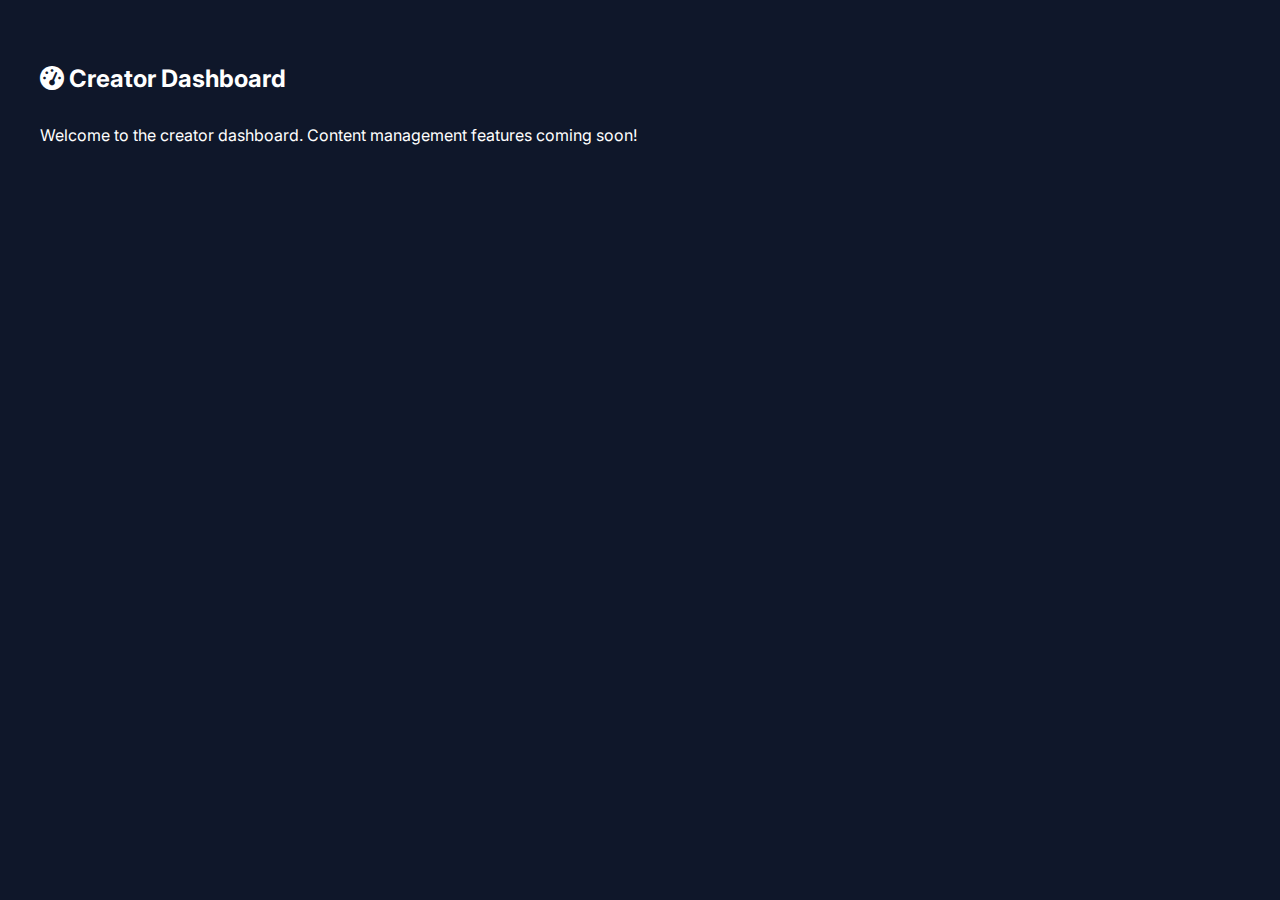
<file: frontend/pages/creator-dashboard.html>
<!DOCTYPE html>
<html lang="en">
<head>
    <meta charset="UTF-8">
    <meta name="viewport" content="width=device-width, initial-scale=1.0">
    <title>t3n28 Football - Creator Dashboard</title>
    <meta name="description" content="Content creator dashboard for football updates">
    <link href="https://fonts.googleapis.com/css2?family=Inter:wght@300;400;500;600;700;800;900&display=swap" rel="stylesheet">
    <link rel="stylesheet" href="https://cdnjs.cloudflare.com/ajax/libs/font-awesome/6.4.0/css/all.min.css">
    <link rel="stylesheet" href="../src/css/main.css">
    <link rel="stylesheet" href="../src/css/components.css">
    <link rel="stylesheet" href="../src/css/responsive.css">
</head>
<body data-page="creator">

<main class="main-content">
    <section class="section creator-section">
        <div class="section-header">
            <h2><i class="fas fa-tachometer-alt"></i> Creator Dashboard</h2>
        </div>
        <div class="creator-content">
            <p>Welcome to the creator dashboard. Content management features coming soon!</p>
        </div>
    </section>
</main>

<script src="../src/js/main.js"></script>
</body>
</html>
</file>
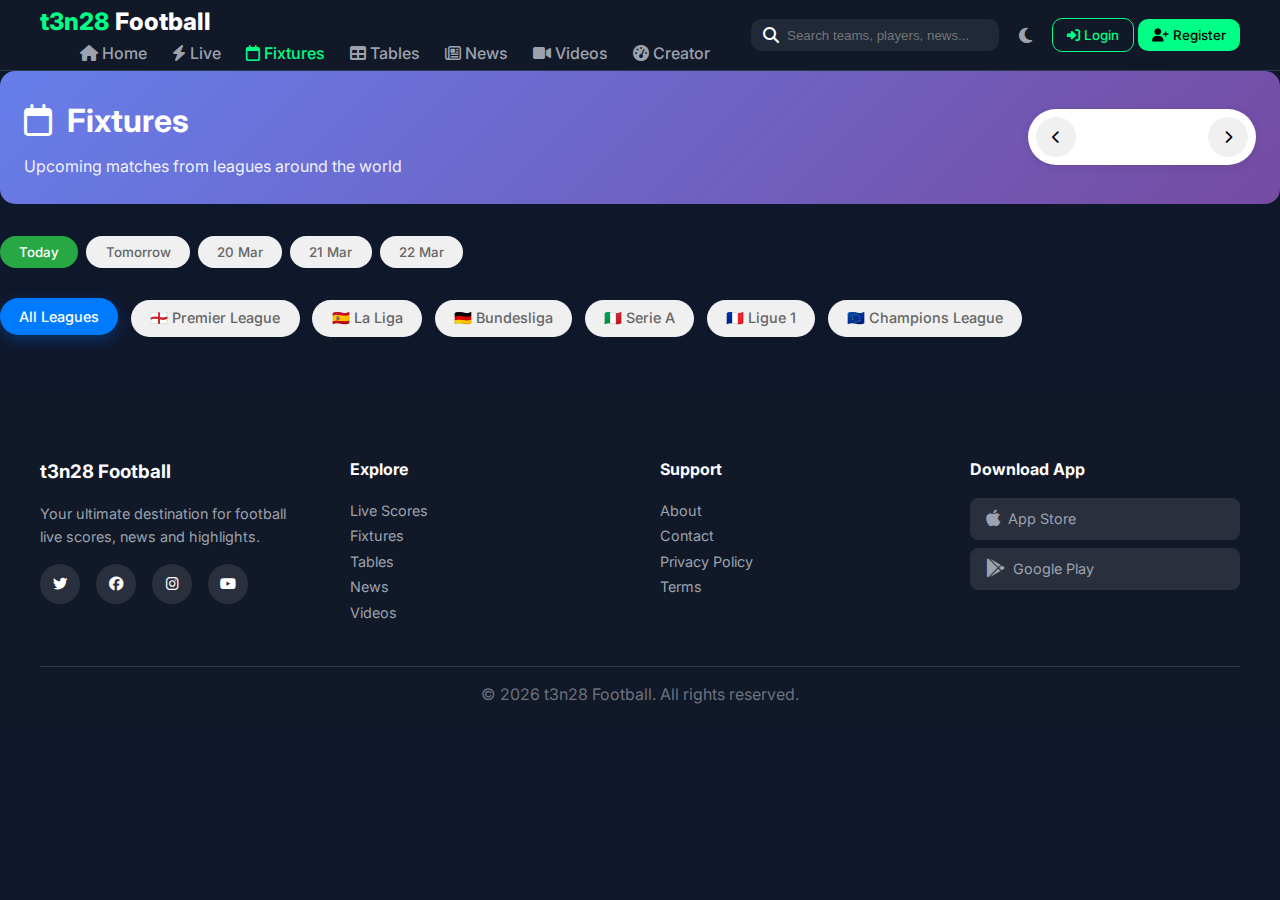
<file: frontend/pages/fixtures.html>
<!DOCTYPE html>
<html lang="en">
<head>
    <meta charset="UTF-8">
    <meta name="viewport" content="width=device-width, initial-scale=1.0">
    <title>t3n28 Football - Fixtures</title>
    <meta name="description" content="Upcoming football fixtures and match schedules from all major leagues">
    
    <!-- Fonts & Icons -->
    <link href="https://fonts.googleapis.com/css2?family=Inter:wght@300;400;500;600;700;800;900&display=swap" rel="stylesheet">
    <link rel="stylesheet" href="https://cdnjs.cloudflare.com/ajax/libs/font-awesome/6.4.0/css/all.min.css">
    
    <!-- CSS -->
    <link rel="stylesheet" href="../src/css/main.css">
    <link rel="stylesheet" href="../src/css/components.css">
    <link rel="stylesheet" href="../src/css/responsive.css">
    <link rel="stylesheet" href="../src/css/pages.css">
</head>
<body data-page="fixtures">

<!-- ================= NAVBAR ================= -->
<nav class="navbar" role="navigation">
    <div class="nav-container">
        <div class="nav-left">
            <a href="/" class="logo">
                <span class="logo-text">t3n28</span>
                <span class="logo-accent">Football</span>
            </a>
            <ul class="nav-menu">
                <li><a href="/"><i class="fas fa-home"></i> Home</a></li>
                <li><a href="/live"><i class="fas fa-bolt"></i> Live</a></li>
                <li><a href="/fixtures" class="active"><i class="far fa-calendar"></i> Fixtures</a></li>
                <li><a href="/tables"><i class="fas fa-table"></i> Tables</a></li>
                <li><a href="/news"><i class="far fa-newspaper"></i> News</a></li>
                <li><a href="/videos"><i class="fas fa-video"></i> Videos</a></li>
                <li><a href="/creator-dashboard"><i class="fas fa-tachometer-alt"></i> Creator</a></li>
            </ul>
        </div>
        <div class="nav-right">
            <div class="search-box">
                <i class="fas fa-search"></i>
                <input type="text" placeholder="Search teams, players, news..." id="search-input">
            </div>
            <button class="theme-toggle" id="theme-toggle" aria-label="Toggle theme">
                <i class="fas fa-moon"></i>
            </button>
            <div class="auth-buttons" id="auth-buttons">
                <button class="btn-login" id="login-btn"><i class="fas fa-sign-in-alt"></i> Login</button>
                <button class="btn-register" id="register-btn"><i class="fas fa-user-plus"></i> Register</button>
            </div>
            <button class="mobile-menu-btn" id="mobile-menu-btn" aria-label="Open menu">
                <i class="fas fa-bars"></i>
            </button>
        </div>
    </div>
</nav>

<!-- ================= MAIN CONTENT ================= -->
<main class="main-content">
    <!-- Page Header -->
    <div class="page-header">
        <div class="header-content">
            <h1><i class="far fa-calendar"></i> Fixtures</h1>
            <p>Upcoming matches from leagues around the world</p>
        </div>
        <div class="date-navigation">
            <button class="date-nav-btn" id="prev-date"><i class="fas fa-chevron-left"></i></button>
            <div class="current-date" id="current-date-display">Today</div>
            <button class="date-nav-btn" id="next-date"><i class="fas fa-chevron-right"></i></button>
        </div>
    </div>

    <!-- Date Tabs -->
    <div class="date-tabs" id="date-tabs">
        <button class="date-tab active" data-date="today">Today</button>
        <button class="date-tab" data-date="tomorrow">Tomorrow</button>
        <button class="date-tab" data-date="2024-03-20">20 Mar</button>
        <button class="date-tab" data-date="2024-03-21">21 Mar</button>
        <button class="date-tab" data-date="2024-03-22">22 Mar</button>
    </div>

    <!-- League Filters -->
    <div class="league-filters">
        <button class="filter-btn active" data-filter="all">All Leagues</button>
        <button class="filter-btn" data-filter="premier">🏴󠁧󠁢󠁥󠁮󠁧󠁿 Premier League</button>
        <button class="filter-btn" data-filter="laliga">🇪🇸 La Liga</button>
        <button class="filter-btn" data-filter="bundesliga">🇩🇪 Bundesliga</button>
        <button class="filter-btn" data-filter="seriea">🇮🇹 Serie A</button>
        <button class="filter-btn" data-filter="ligue1">🇫🇷 Ligue 1</button>
        <button class="filter-btn" data-filter="ucl">🇪🇺 Champions League</button>
    </div>

    <!-- Fixtures Container -->
    <section class="fixtures-section">
        <div id="fixtures-container" class="fixtures-wrapper">
            <!-- Fixtures will be injected here -->
        </div>
    </section>
</main>

<!-- ================= FOOTER ================= -->
<footer class="footer">
    <div class="footer-container">
        <div class="footer-section">
            <h3>t3n28 Football</h3>
            <p>Your ultimate destination for football live scores, news and highlights.</p>
            <div class="social-links">
                <a href="#"><i class="fab fa-twitter"></i></a>
                <a href="#"><i class="fab fa-facebook"></i></a>
                <a href="#"><i class="fab fa-instagram"></i></a>
                <a href="#"><i class="fab fa-youtube"></i></a>
            </div>
        </div>
        <div class="footer-section">
            <h4>Explore</h4>
            <ul>
                <li><a href="/live">Live Scores</a></li>
                <li><a href="/fixtures">Fixtures</a></li>
                <li><a href="/tables">Tables</a></li>
                <li><a href="/news">News</a></li>
                <li><a href="/videos">Videos</a></li>
            </ul>
        </div>
        <div class="footer-section">
            <h4>Support</h4>
            <ul>
                <li><a href="#">About</a></li>
                <li><a href="#">Contact</a></li>
                <li><a href="#">Privacy Policy</a></li>
                <li><a href="#">Terms</a></li>
            </ul>
        </div>
        <div class="footer-section">
            <h4>Download App</h4>
            <div class="app-buttons">
                <a href="#" class="app-btn">
                    <i class="fab fa-apple"></i>
                    <span>App Store</span>
                </a>
                <a href="#" class="app-btn">
                    <i class="fab fa-google-play"></i>
                    <span>Google Play</span>
                </a>
            </div>
        </div>
    </div>
    <div class="footer-bottom">
        <p>&copy; 2026 t3n28 Football. All rights reserved.</p>
    </div>
</footer>

<script src="../src/js/main.js"></script>
</body>
</html>
</file>
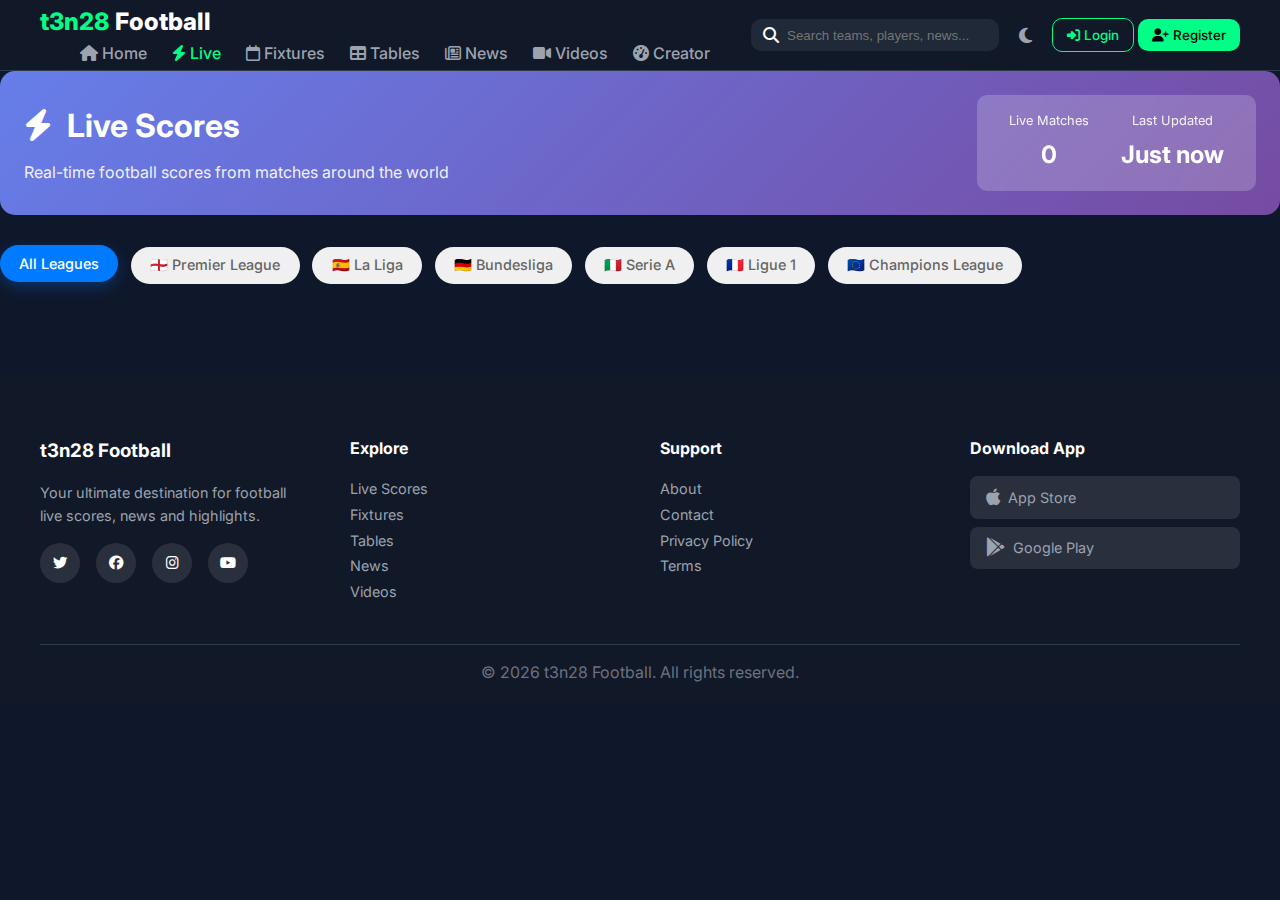
<file: frontend/pages/live.html>
<!DOCTYPE html>
<html lang="en">
<head>
    <meta charset="UTF-8">
    <meta name="viewport" content="width=device-width, initial-scale=1.0">
    <title>t3n28 Football - Live Scores</title>
    <meta name="description" content="Live football scores from all major leagues around the world">
    
    <!-- Fonts & Icons -->
    <link href="https://fonts.googleapis.com/css2?family=Inter:wght@300;400;500;600;700;800;900&display=swap" rel="stylesheet">
    <link rel="stylesheet" href="https://cdnjs.cloudflare.com/ajax/libs/font-awesome/6.4.0/css/all.min.css">
    
    <!-- CSS -->
    <link rel="stylesheet" href="../src/css/main.css">
    <link rel="stylesheet" href="../src/css/components.css">
    <link rel="stylesheet" href="../src/css/responsive.css">
    <link rel="stylesheet" href="../src/css/pages.css">
</head>
<body data-page="live">

<!-- ================= NAVBAR ================= -->
<nav class="navbar" role="navigation">
    <div class="nav-container">
        <div class="nav-left">
            <a href="/" class="logo">
                <span class="logo-text">t3n28</span>
                <span class="logo-accent">Football</span>
            </a>
            <ul class="nav-menu">
                <li><a href="/"><i class="fas fa-home"></i> Home</a></li>
                <li><a href="/live" class="active"><i class="fas fa-bolt"></i> Live</a></li>
                <li><a href="/fixtures"><i class="far fa-calendar"></i> Fixtures</a></li>
                <li><a href="/tables"><i class="fas fa-table"></i> Tables</a></li>
                <li><a href="/news"><i class="far fa-newspaper"></i> News</a></li>
                <li><a href="/videos"><i class="fas fa-video"></i> Videos</a></li>
                <li><a href="/creator-dashboard"><i class="fas fa-tachometer-alt"></i> Creator</a></li>
            </ul>
        </div>
        <div class="nav-right">
            <div class="search-box">
                <i class="fas fa-search"></i>
                <input type="text" placeholder="Search teams, players, news..." id="search-input">
            </div>
            <button class="theme-toggle" id="theme-toggle" aria-label="Toggle theme">
                <i class="fas fa-moon"></i>
            </button>
            <div class="auth-buttons" id="auth-buttons">
                <button class="btn-login" id="login-btn"><i class="fas fa-sign-in-alt"></i> Login</button>
                <button class="btn-register" id="register-btn"><i class="fas fa-user-plus"></i> Register</button>
            </div>
            <button class="mobile-menu-btn" id="mobile-menu-btn" aria-label="Open menu">
                <i class="fas fa-bars"></i>
            </button>
        </div>
    </div>
</nav>

<!-- ================= MAIN CONTENT ================= -->
<main class="main-content">
    <!-- Page Header -->
    <div class="page-header">
        <div class="header-content">
            <h1><i class="fas fa-bolt"></i> Live Scores</h1>
            <p>Real-time football scores from matches around the world</p>
        </div>
        <div class="header-stats" id="live-stats">
            <div class="stat-item">
                <span class="stat-label">Live Matches</span>
                <span class="stat-value" id="live-count">0</span>
            </div>
            <div class="stat-item">
                <span class="stat-label">Last Updated</span>
                <span class="stat-value" id="last-updated">Just now</span>
            </div>
        </div>
    </div>

    <!-- League Filter Tabs -->
    <div class="league-filters">
        <button class="filter-btn active" data-filter="all">All Leagues</button>
        <button class="filter-btn" data-filter="premier">🏴󠁧󠁢󠁥󠁮󠁧󠁿 Premier League</button>
        <button class="filter-btn" data-filter="laliga">🇪🇸 La Liga</button>
        <button class="filter-btn" data-filter="bundesliga">🇩🇪 Bundesliga</button>
        <button class="filter-btn" data-filter="seriea">🇮🇹 Serie A</button>
        <button class="filter-btn" data-filter="ligue1">🇫🇷 Ligue 1</button>
        <button class="filter-btn" data-filter="ucl">🇪🇺 Champions League</button>
    </div>

    <!-- Live Matches Container -->
    <section class="live-section">
        <div id="live-container" class="live-matches-container">
            <!-- Live matches will be injected here -->
        </div>
    </section>
</main>

<!-- ================= FOOTER ================= -->
<footer class="footer">
    <div class="footer-container">
        <div class="footer-section">
            <h3>t3n28 Football</h3>
            <p>Your ultimate destination for football live scores, news and highlights.</p>
            <div class="social-links">
                <a href="#"><i class="fab fa-twitter"></i></a>
                <a href="#"><i class="fab fa-facebook"></i></a>
                <a href="#"><i class="fab fa-instagram"></i></a>
                <a href="#"><i class="fab fa-youtube"></i></a>
            </div>
        </div>
        <div class="footer-section">
            <h4>Explore</h4>
            <ul>
                <li><a href="/live">Live Scores</a></li>
                <li><a href="/fixtures">Fixtures</a></li>
                <li><a href="/tables">Tables</a></li>
                <li><a href="/news">News</a></li>
                <li><a href="/videos">Videos</a></li>
            </ul>
        </div>
        <div class="footer-section">
            <h4>Support</h4>
            <ul>
                <li><a href="#">About</a></li>
                <li><a href="#">Contact</a></li>
                <li><a href="#">Privacy Policy</a></li>
                <li><a href="#">Terms</a></li>
            </ul>
        </div>
        <div class="footer-section">
            <h4>Download App</h4>
            <div class="app-buttons">
                <a href="#" class="app-btn">
                    <i class="fab fa-apple"></i>
                    <span>App Store</span>
                </a>
                <a href="#" class="app-btn">
                    <i class="fab fa-google-play"></i>
                    <span>Google Play</span>
                </a>
            </div>
        </div>
    </div>
    <div class="footer-bottom">
        <p>&copy; 2026 t3n28 Football. All rights reserved.</p>
    </div>
</footer>

<script src="../src/js/main.js"></script>
</body>
</html>
</file>
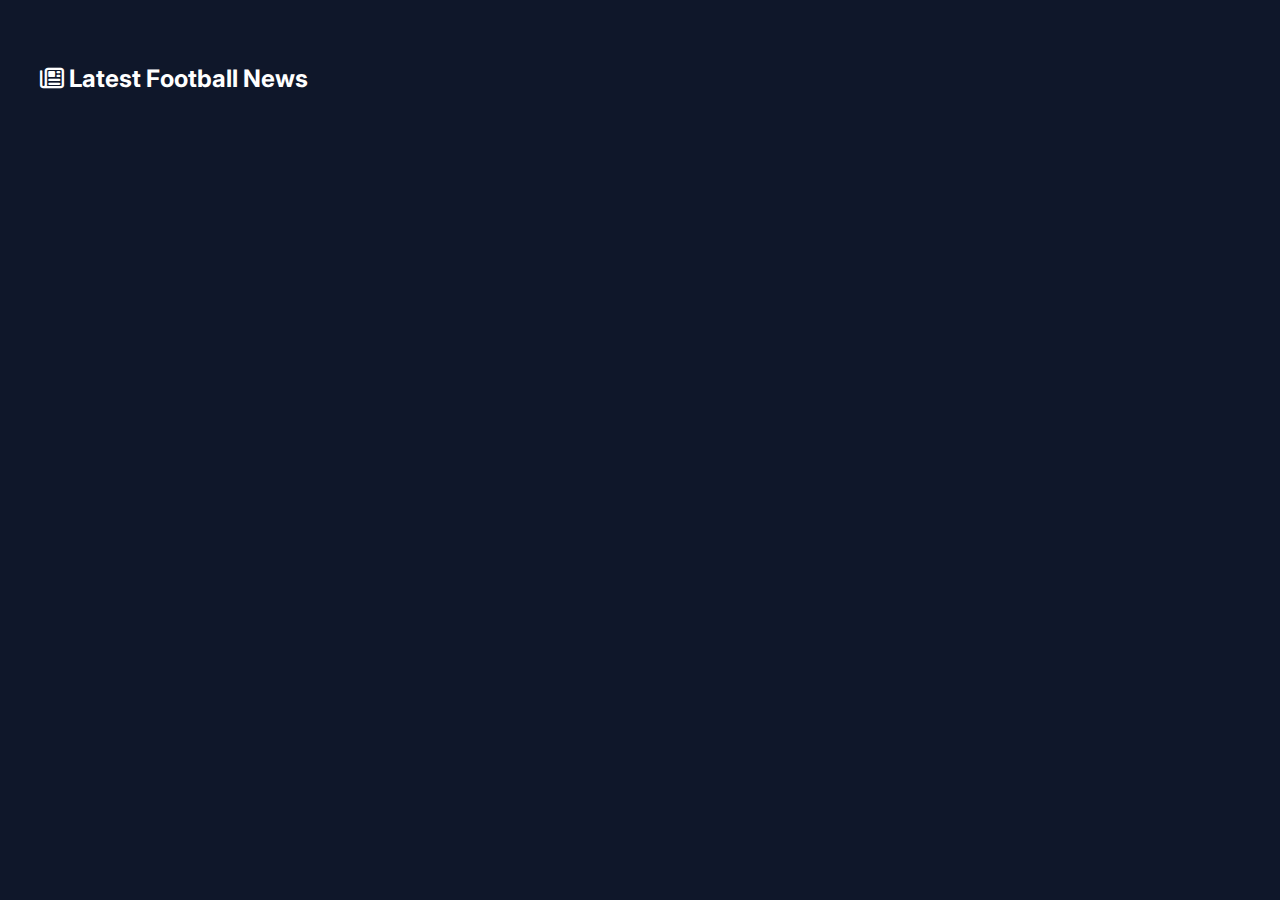
<file: frontend/pages/news.html>
<!DOCTYPE html>
<html lang="en">
<head>
    <meta charset="UTF-8">
    <meta name="viewport" content="width=device-width, initial-scale=1.0">
    <title>t3n28 Football - News</title>
    <meta name="description" content="Latest football news and updates">
    <link href="https://fonts.googleapis.com/css2?family=Inter:wght@300;400;500;600;700;800;900&display=swap" rel="stylesheet">
    <link rel="stylesheet" href="https://cdnjs.cloudflare.com/ajax/libs/font-awesome/6.4.0/css/all.min.css">
    <link rel="stylesheet" href="../src/css/main.css">
    <link rel="stylesheet" href="../src/css/components.css">
    <link rel="stylesheet" href="../src/css/responsive.css">
</head>
<body data-page="news">

<main class="main-content">
    <section class="section news-section">
        <div class="section-header">
            <h2><i class="far fa-newspaper"></i> Latest Football News</h2>
        </div>
        <div id="news-container" class="news-grid">
            <!-- News will be injected here -->
        </div>
    </section>
</main>

<script src="../src/js/main.js"></script>
</body>
</html>
</file>
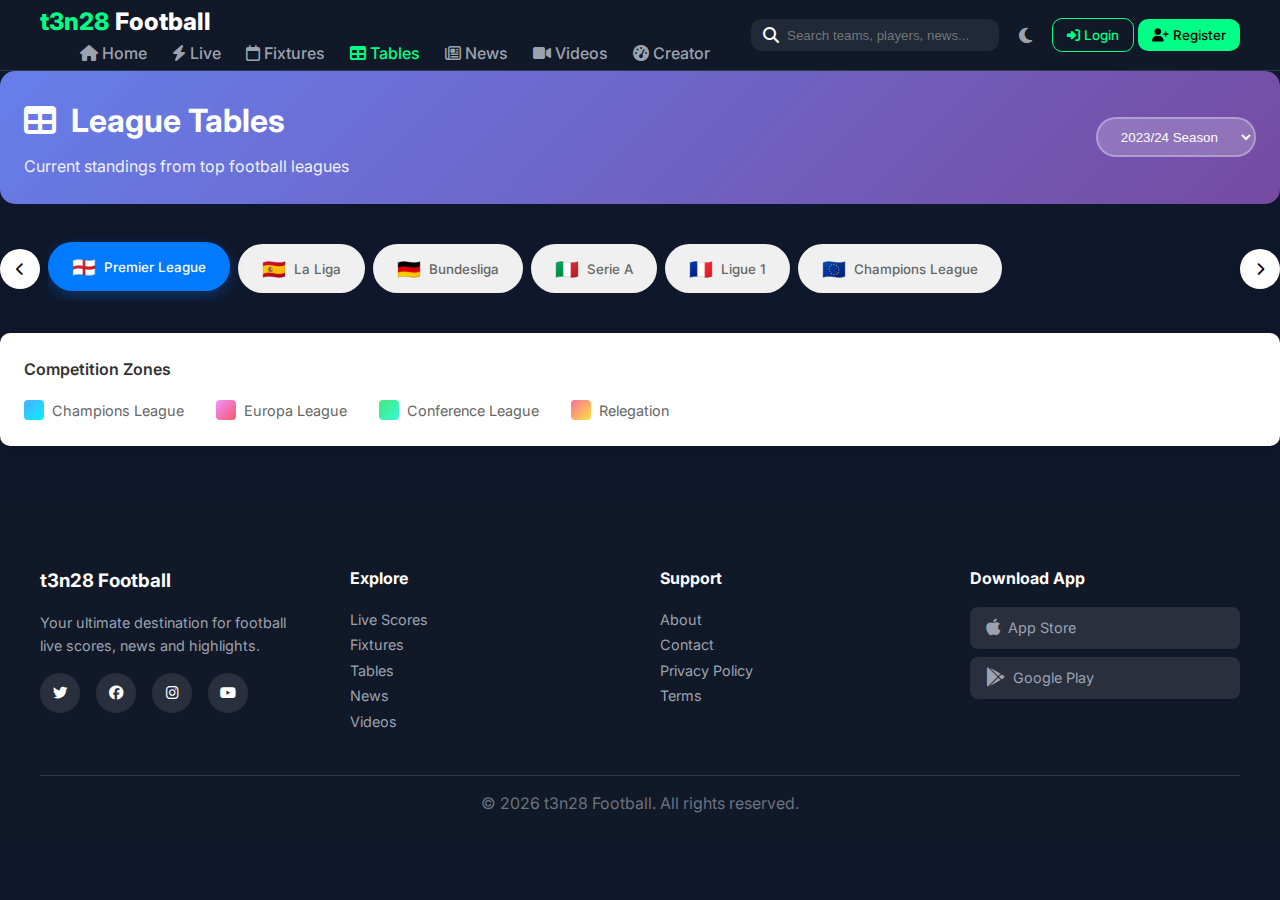
<file: frontend/pages/tables.html>
<!DOCTYPE html>
<html lang="en">
<head>
    <meta charset="UTF-8">
    <meta name="viewport" content="width=device-width, initial-scale=1.0">
    <title>t3n28 Football - League Tables</title>
    <meta name="description" content="Football league tables and standings from major European leagues">
    
    <!-- Fonts & Icons -->
    <link href="https://fonts.googleapis.com/css2?family=Inter:wght@300;400;500;600;700;800;900&display=swap" rel="stylesheet">
    <link rel="stylesheet" href="https://cdnjs.cloudflare.com/ajax/libs/font-awesome/6.4.0/css/all.min.css">
    
    <!-- CSS -->
    <link rel="stylesheet" href="../src/css/main.css">
    <link rel="stylesheet" href="../src/css/components.css">
    <link rel="stylesheet" href="../src/css/responsive.css">
    <link rel="stylesheet" href="../src/css/pages.css">
</head>
<body data-page="tables">

<!-- ================= NAVBAR ================= -->
<nav class="navbar" role="navigation">
    <div class="nav-container">
        <div class="nav-left">
            <a href="/" class="logo">
                <span class="logo-text">t3n28</span>
                <span class="logo-accent">Football</span>
            </a>
            <ul class="nav-menu">
                <li><a href="/"><i class="fas fa-home"></i> Home</a></li>
                <li><a href="/live"><i class="fas fa-bolt"></i> Live</a></li>
                <li><a href="/fixtures"><i class="far fa-calendar"></i> Fixtures</a></li>
                <li><a href="/tables" class="active"><i class="fas fa-table"></i> Tables</a></li>
                <li><a href="/news"><i class="far fa-newspaper"></i> News</a></li>
                <li><a href="/videos"><i class="fas fa-video"></i> Videos</a></li>
                <li><a href="/creator-dashboard"><i class="fas fa-tachometer-alt"></i> Creator</a></li>
            </ul>
        </div>
        <div class="nav-right">
            <div class="search-box">
                <i class="fas fa-search"></i>
                <input type="text" placeholder="Search teams, players, news..." id="search-input">
            </div>
            <button class="theme-toggle" id="theme-toggle" aria-label="Toggle theme">
                <i class="fas fa-moon"></i>
            </button>
            <div class="auth-buttons" id="auth-buttons">
                <button class="btn-login" id="login-btn"><i class="fas fa-sign-in-alt"></i> Login</button>
                <button class="btn-register" id="register-btn"><i class="fas fa-user-plus"></i> Register</button>
            </div>
            <button class="mobile-menu-btn" id="mobile-menu-btn" aria-label="Open menu">
                <i class="fas fa-bars"></i>
            </button>
        </div>
    </div>
</nav>

<!-- ================= MAIN CONTENT ================= -->
<main class="main-content">
    <!-- Page Header -->
    <div class="page-header">
        <div class="header-content">
            <h1><i class="fas fa-table"></i> League Tables</h1>
            <p>Current standings from top football leagues</p>
        </div>
        <div class="season-selector">
            <select id="season-select" class="season-select">
                <option value="2023/24">2023/24 Season</option>
                <option value="2022/23">2022/23 Season</option>
                <option value="2021/22">2021/22 Season</option>
            </select>
        </div>
    </div>

    <!-- League Navigation Tabs -->
    <div class="league-tabs-container">
        <button class="league-nav-btn prev"><i class="fas fa-chevron-left"></i></button>
        <div class="league-tabs-wrapper" id="league-tabs-wrapper">
            <button class="league-tab active" data-league="premier">
                <span class="league-flag">🏴󠁧󠁢󠁥󠁮󠁧󠁿</span>
                <span class="league-name">Premier League</span>
            </button>
            <button class="league-tab" data-league="laliga">
                <span class="league-flag">🇪🇸</span>
                <span class="league-name">La Liga</span>
            </button>
            <button class="league-tab" data-league="bundesliga">
                <span class="league-flag">🇩🇪</span>
                <span class="league-name">Bundesliga</span>
            </button>
            <button class="league-tab" data-league="seriea">
                <span class="league-flag">🇮🇹</span>
                <span class="league-name">Serie A</span>
            </button>
            <button class="league-tab" data-league="ligue1">
                <span class="league-flag">🇫🇷</span>
                <span class="league-name">Ligue 1</span>
            </button>
            <button class="league-tab" data-league="ucl">
                <span class="league-flag">🇪🇺</span>
                <span class="league-name">Champions League</span>
            </button>
        </div>
        <button class="league-nav-btn next"><i class="fas fa-chevron-right"></i></button>
    </div>

    <!-- Tables Container -->
    <section class="tables-section">
        <div id="tables-container" class="tables-wrapper">
            <!-- Tables will be injected here -->
        </div>
    </section>

    <!-- Table Legend -->
    <div class="table-legend-container">
        <div class="legend-title">Competition Zones</div>
        <div class="legend-items">
            <div class="legend-item">
                <span class="legend-color champions-league"></span>
                <span class="legend-text">Champions League</span>
            </div>
            <div class="legend-item">
                <span class="legend-color europa-league"></span>
                <span class="legend-text">Europa League</span>
            </div>
            <div class="legend-item">
                <span class="legend-color conference-league"></span>
                <span class="legend-text">Conference League</span>
            </div>
            <div class="legend-item">
                <span class="legend-color relegation"></span>
                <span class="legend-text">Relegation</span>
            </div>
        </div>
    </div>
</main>

<!-- ================= FOOTER ================= -->
<footer class="footer">
    <div class="footer-container">
        <div class="footer-section">
            <h3>t3n28 Football</h3>
            <p>Your ultimate destination for football live scores, news and highlights.</p>
            <div class="social-links">
                <a href="#"><i class="fab fa-twitter"></i></a>
                <a href="#"><i class="fab fa-facebook"></i></a>
                <a href="#"><i class="fab fa-instagram"></i></a>
                <a href="#"><i class="fab fa-youtube"></i></a>
            </div>
        </div>
        <div class="footer-section">
            <h4>Explore</h4>
            <ul>
                <li><a href="/live">Live Scores</a></li>
                <li><a href="/fixtures">Fixtures</a></li>
                <li><a href="/tables">Tables</a></li>
                <li><a href="/news">News</a></li>
                <li><a href="/videos">Videos</a></li>
            </ul>
        </div>
        <div class="footer-section">
            <h4>Support</h4>
            <ul>
                <li><a href="#">About</a></li>
                <li><a href="#">Contact</a></li>
                <li><a href="#">Privacy Policy</a></li>
                <li><a href="#">Terms</a></li>
            </ul>
        </div>
        <div class="footer-section">
            <h4>Download App</h4>
            <div class="app-buttons">
                <a href="#" class="app-btn">
                    <i class="fab fa-apple"></i>
                    <span>App Store</span>
                </a>
                <a href="#" class="app-btn">
                    <i class="fab fa-google-play"></i>
                    <span>Google Play</span>
                </a>
            </div>
        </div>
    </div>
    <div class="footer-bottom">
        <p>&copy; 2026 t3n28 Football. All rights reserved.</p>
    </div>
</footer>

<script src="../src/js/main.js"></script>
</body>
</html>
</file>
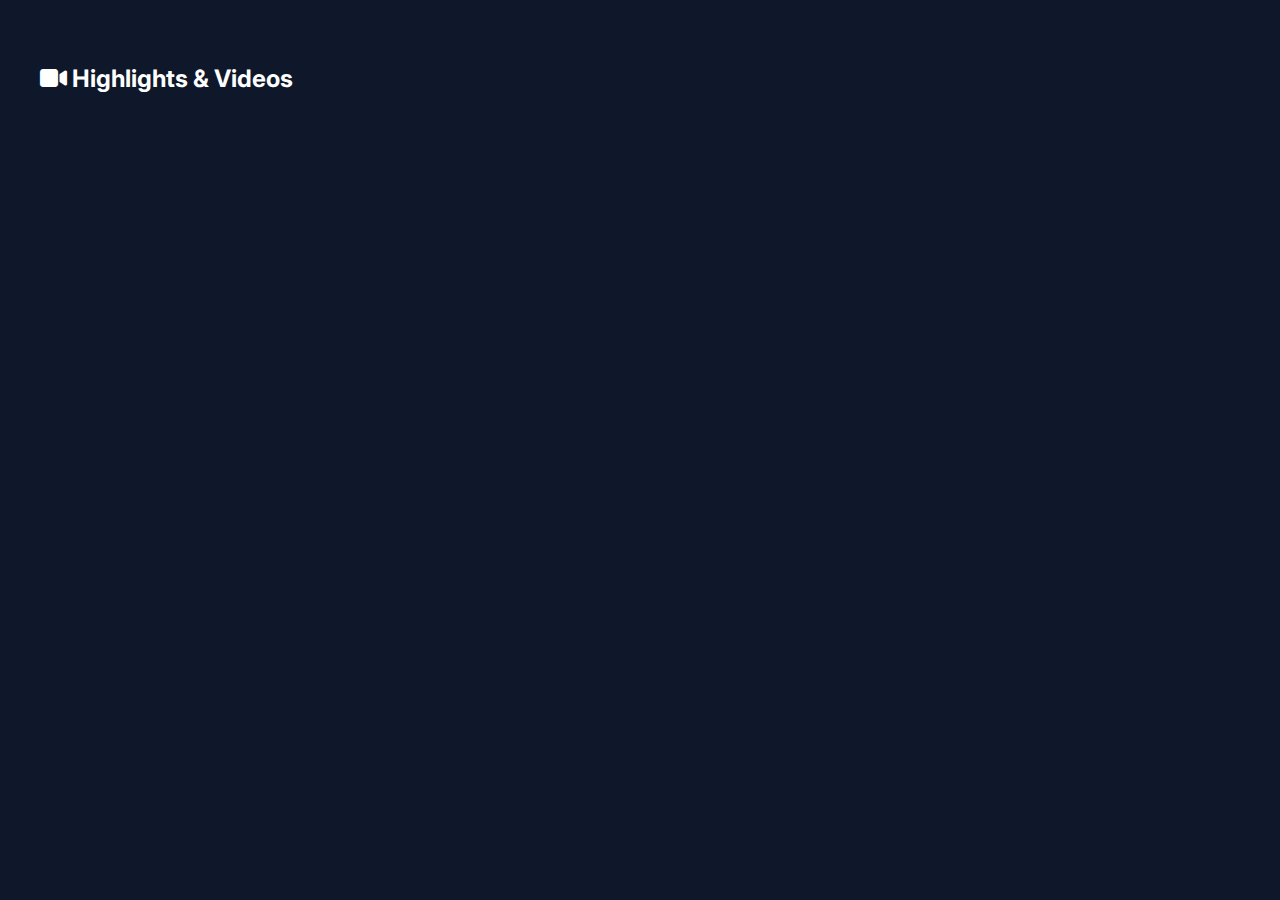
<file: frontend/pages/videos.html>
<!DOCTYPE html>
<html lang="en">
<head>
    <meta charset="UTF-8">
    <meta name="viewport" content="width=device-width, initial-scale=1.0">
    <title>t3n28 Football - Videos</title>
    <meta name="description" content="Football highlights and video content">
    <link href="https://fonts.googleapis.com/css2?family=Inter:wght@300;400;500;600;700;800;900&display=swap" rel="stylesheet">
    <link rel="stylesheet" href="https://cdnjs.cloudflare.com/ajax/libs/font-awesome/6.4.0/css/all.min.css">
    <link rel="stylesheet" href="../src/css/main.css">
    <link rel="stylesheet" href="../src/css/components.css">
    <link rel="stylesheet" href="../src/css/responsive.css">
</head>
<body data-page="videos">

<main class="main-content">
    <section class="section videos-section">
        <div class="section-header">
            <h2><i class="fas fa-video"></i> Highlights & Videos</h2>
        </div>
        <div id="video-container" class="video-grid">
            <!-- Videos will be injected here -->
        </div>
    </section>
</main>

<script src="../src/js/main.js"></script>
</body>
</html>
</file>
<file: frontend/src/css/main.css>
/* ===============================
   ROOT VARIABLES
================================= */
:root {
    --bg-primary: #0f172a;
    --bg-secondary: #111827;
    --bg-card: #1f2937;
    --bg-hover: #273549;

    --accent: #00ff87;
    --accent-hover: #00e676;

    --text-primary: #ffffff;
    --text-secondary: #9ca3af;
    --text-muted: #6b7280;

    --border-color: #2c3a4d;

    --danger: #ff4d4d;

    --radius: 10px;
    --transition: 0.3s ease;
}

/* ===============================
   GLOBAL RESET
================================= */
* {
    margin: 0;
    padding: 0;
    box-sizing: border-box;
}

body {
    font-family: 'Inter', sans-serif;
    background-color: var(--bg-primary);
    color: var(--text-primary);
    line-height: 1.6;
}

a {
    text-decoration: none;
    color: inherit;
}

ul {
    list-style: none;
}

img {
    max-width: 100%;
    display: block;
}

/* ===============================
   NAVBAR
================================= */
.navbar {
    background: var(--bg-secondary);
    border-bottom: 1px solid var(--border-color);
    padding: 0 40px;
    position: sticky;
    top: 0;
    z-index: 1000;
}

.nav-container {
    display: flex;
    justify-content: space-between;
    align-items: center;
    height: 70px;
}

.logo {
    font-size: 1.5rem;
    font-weight: 800;
    display: flex;
    gap: 6px;
    align-items: center;
}

.logo-text {
    color: var(--accent);
}

.logo-accent {
    color: var(--text-primary);
}

.nav-menu {
    display: flex;
    gap: 25px;
    margin-left: 40px;
}

.nav-menu a {
    font-weight: 500;
    color: var(--text-secondary);
    transition: var(--transition);
}

.nav-menu a:hover,
.nav-menu a.active {
    color: var(--accent);
}

.nav-right {
    display: flex;
    align-items: center;
    gap: 20px;
}

/* ===============================
   SEARCH BOX
================================= */
.search-box {
    background: var(--bg-card);
    padding: 8px 12px;
    border-radius: var(--radius);
    display: flex;
    align-items: center;
    gap: 8px;
}

.search-box input {
    background: transparent;
    border: none;
    outline: none;
    color: var(--text-primary);
    width: 200px;
}

/* ===============================
   BUTTONS
================================= */
button {
    cursor: pointer;
    border: none;
    background: none;
    font-family: inherit;
}

.btn-primary {
    background: var(--accent);
    color: #000;
    padding: 10px 20px;
    border-radius: var(--radius);
    font-weight: 600;
    transition: var(--transition);
}

.btn-primary:hover {
    background: var(--accent-hover);
}

.btn-login,
.btn-register {
    padding: 8px 14px;
    border-radius: var(--radius);
    font-weight: 500;
}

.btn-login {
    background: transparent;
    border: 1px solid var(--accent);
    color: var(--accent);
}

.btn-register {
    background: var(--accent);
    color: #000;
}

/* ===============================
   HERO SECTION
================================= */
.hero {
    padding: 80px 40px;
    text-align: center;
    background: linear-gradient(135deg, #0f172a, #111827);
}

.hero h1 {
    font-size: 2.5rem;
    font-weight: 800;
    margin-bottom: 20px;
}

.hero p {
    color: var(--text-secondary);
    max-width: 600px;
    margin: 0 auto 30px auto;
}

/* ===============================
   SECTION SYSTEM
================================= */
.section {
    padding: 60px 40px;
}

.section-header {
    display: flex;
    justify-content: space-between;
    align-items: center;
    margin-bottom: 25px;
}

.section-header h2 {
    font-size: 1.5rem;
    font-weight: 700;
}

.view-all {
    color: var(--accent);
    font-weight: 500;
}

/* ===============================
   LIVE MATCHES GRID
================================= */
.live-matches-container {
    display: grid;
    grid-template-columns: repeat(auto-fit, minmax(280px, 1fr));
    gap: 20px;
}

.empty-state {
    text-align: center;
    color: var(--text-muted);
    margin-top: 20px;
}

/* ===============================
   NEWS GRID
================================= */
.news-grid {
    display: grid;
    grid-template-columns: repeat(auto-fit, minmax(280px, 1fr));
    gap: 25px;
}

/* ===============================
   LEAGUES GRID
================================= */
.leagues-grid {
    display: grid;
    grid-template-columns: repeat(auto-fit, minmax(150px, 1fr));
    gap: 20px;
}

.league-card {
    background: var(--bg-card);
    padding: 20px;
    text-align: center;
    border-radius: var(--radius);
    font-weight: 600;
    transition: var(--transition);
}

.league-card:hover {
    background: var(--bg-hover);
    color: var(--accent);
}

/* ===============================
   VIDEO GRID
================================= */
.video-grid {
    display: grid;
    grid-template-columns: repeat(auto-fit, minmax(280px, 1fr));
    gap: 25px;
}

/* ===============================
   FOOTER
================================= */
.footer {
    background: var(--bg-secondary);
    padding: 60px 40px 20px 40px;
    margin-top: 60px;
}

.footer-container {
    display: grid;
    grid-template-columns: repeat(auto-fit, minmax(200px, 1fr));
    gap: 40px;
}

.footer-section h3,
.footer-section h4 {
    margin-bottom: 15px;
}

.footer-section p,
.footer-section a {
    color: var(--text-secondary);
    font-size: 0.9rem;
}

.footer-section a:hover {
    color: var(--accent);
}

.footer-bottom {
    margin-top: 40px;
    text-align: center;
    border-top: 1px solid var(--border-color);
    padding-top: 15px;
    color: var(--text-muted);
}

/* ===============================
   UTILITIES
================================= */
.mobile-menu-btn {
    display: none;
    font-size: 1.2rem;
}

.theme-toggle {
    font-size: 1.1rem;
    color: var(--text-secondary);
}

/* Loading Spinner */
.loading-spinner {
    text-align: center;
    padding: 2rem;
    color: #666;
}

.loading-spinner i {
    margin-right: 0.5rem;
}

/* Error Message */
.error-message {
    background-color: #fee;
    color: #c00;
    padding: 1rem;
    border-radius: 8px;
    text-align: center;
    margin: 1rem 0;
}

.error-message i {
    margin-right: 0.5rem;
}

/* Empty State */
.empty-state {
    text-align: center;
    padding: 3rem;
    color: #999;
    font-size: 1.1rem;
}

.empty-state i {
    font-size: 3rem;
    margin-bottom: 1rem;
    display: block;
}

/* Table Responsive */
.table-responsive {
    overflow-x: auto;
    margin: 1rem 0;
}

.league-table {
    width: 100%;
    border-collapse: collapse;
    min-width: 600px;
}

.league-table th {
    background: #f5f5f5;
    padding: 1rem;
    text-align: left;
    font-weight: 600;
}

.league-table td {
    padding: 0.75rem 1rem;
    border-bottom: 1px solid #eee;
}

.league-table tr.champions-league {
    background-color: rgba(0, 255, 0, 0.05);
}

.league-table tr.europa-league {
    background-color: rgba(255, 255, 0, 0.05);
}

.team-badge {
    display: inline-block;
    width: 30px;
    height: 30px;
    background: #333;
    color: white;
    text-align: center;
    line-height: 30px;
    border-radius: 50%;
    margin-right: 0.5rem;
    font-size: 0.8rem;
    font-weight: bold;
}

.points {
    font-weight: bold;
    color: #007bff;
}
</file>
<file: frontend/src/css/components.css>
/* Live match indicators */
.live-match {
    border-left: 4px solid #ff4444;
    position: relative;
    animation: glow 2s infinite;
}

@keyframes glow {
    0% { box-shadow: 0 0 0 rgba(255, 68, 68, 0.4); }
    50% { box-shadow: 0 0 10px rgba(255, 68, 68, 0.6); }
    100% { box-shadow: 0 0 0 rgba(255, 68, 68, 0.4); }
}

.live-indicator {
    background-color: #ff4444 !important;
    animation: pulse 1.5s infinite;
}

.live-badge {
    position: absolute;
    top: 10px;
    right: 10px;
    background-color: #ff4444;
    color: white;
    padding: 0.2rem 0.5rem;
    border-radius: 4px;
    font-size: 0.7rem;
    font-weight: 600;
    display: flex;
    align-items: center;
    gap: 0.3rem;
    z-index: 10;
}

.pulse {
    width: 8px;
    height: 8px;
    background-color: white;
    border-radius: 50%;
    display: inline-block;
    animation: pulse-ring 1.5s infinite;
}

@keyframes pulse {
    0% { opacity: 1; }
    50% { opacity: 0.7; }
    100% { opacity: 1; }
}

@keyframes pulse-ring {
    0% { transform: scale(1); }
    50% { transform: scale(1.2); opacity: 0.7; }
    100% { transform: scale(1); }
}

.team-score.winning {
    color: #28a745;
    font-weight: 700;
}

.league-heading {
    margin: 2rem 0 1rem;
    padding-bottom: 0.5rem;
    border-bottom: 2px solid #007bff;
    color: #333;
    font-size: 1.3rem;
}

.dark-theme .league-heading {
    color: #f0f0f0;
    border-bottom-color: #66b0ff;
}

.match-competition {
    font-size: 0.8rem;
    color: #666;
    background-color: #f0f0f0;
    padding: 0.2rem 0.5rem;
    border-radius: 4px;
    max-width: 60%;
    overflow: hidden;
    text-overflow: ellipsis;
    white-space: nowrap;
}

.dark-theme .match-competition {
    background-color: #444;
    color: #ddd;
}

/* Fixture card styles */
.fixtures-wrapper {
    width: 100%;
}

.fixture-card {
    background: #fff;
    border-radius: 10px;
    padding: 1.5rem;
    box-shadow: 0 2px 8px rgba(0,0,0,0.1);
    transition: transform 0.3s;
}

.dark-theme .fixture-card {
    background: #2d2d2d;
}

.fixture-card:hover {
    transform: translateY(-5px);
}

.fixture-date-badge {
    background: #007bff;
    color: white;
    padding: 0.3rem 0.8rem;
    border-radius: 20px;
    font-size: 0.8rem;
    display: inline-block;
    margin-bottom: 1rem;
}

.fixture-teams {
    display: flex;
    justify-content: space-between;
    align-items: center;
    margin: 1rem 0;
    gap: 1rem;
}

.team-info {
    flex: 1;
}

.team-info.home {
    text-align: right;
}

.team-info.away {
    text-align: left;
}

.fixture-vs {
    background: #f0f0f0;
    padding: 0.3rem 0.8rem;
    border-radius: 20px;
    font-weight: 600;
    color: #666;
    font-size: 0.8rem;
}

.dark-theme .fixture-vs {
    background: #444;
    color: #ddd;
}

.fixture-time, .fixture-venue {
    color: #666;
    font-size: 0.9rem;
    margin-top: 0.5rem;
}

.dark-theme .fixture-time,
.dark-theme .fixture-venue {
    color: #aaa;
}

.fixture-time i, .fixture-venue i {
    margin-right: 0.3rem;
    color: #007bff;
}

/* Table styles */
.league-table-container {
    margin-bottom: 2rem;
}

.league-title {
    font-size: 1.5rem;
    margin-bottom: 1rem;
    color: #333;
}

.dark-theme .league-title {
    color: #f0f0f0;
}

.table-responsive {
    overflow-x: auto;
    margin: 1rem 0;
}

.league-table {
    width: 100%;
    border-collapse: collapse;
    min-width: 600px;
}

.league-table th {
    background: #f5f5f5;
    padding: 1rem;
    text-align: left;
    font-weight: 600;
    color: #333;
}

.dark-theme .league-table th {
    background: #3d3d3d;
    color: #f0f0f0;
}

.league-table td {
    padding: 0.75rem 1rem;
    border-bottom: 1px solid #eee;
}

.dark-theme .league-table td {
    border-bottom-color: #444;
}

.league-table tr.champions-league {
    background-color: rgba(0, 123, 255, 0.1);
}

.league-table tr.europa-league {
    background-color: rgba(40, 167, 69, 0.1);
}

.team-badge {
    display: inline-block;
    width: 30px;
    height: 30px;
    background: #007bff;
    color: white;
    text-align: center;
    line-height: 30px;
    border-radius: 50%;
    margin-right: 0.5rem;
    font-size: 0.8rem;
    font-weight: bold;
}

.points {
    font-weight: bold;
    color: #007bff;
}

/* League tabs */
.league-tabs {
    display: flex;
    gap: 1rem;
    margin-bottom: 2rem;
    flex-wrap: wrap;
}

.league-tab {
    padding: 0.5rem 1.5rem;
    border: none;
    background: #f0f0f0;
    color: #666;
    border-radius: 25px;
    cursor: pointer;
    font-weight: 500;
    transition: all 0.3s;
}

.dark-theme .league-tab {
    background: #3d3d3d;
    color: #aaa;
}

.league-tab:hover,
.league-tab.active {
    background: #007bff;
    color: white;
}

/* Refresh indicator */
.refresh-indicator {
    display: flex;
    align-items: center;
    gap: 1rem;
    font-size: 0.9rem;
}

.refresh-text {
    color: #666;
}

.dark-theme .refresh-text {
    color: #aaa;
}

.refresh-text i {
    color: #007bff;
    margin-right: 0.3rem;
}

.btn-refresh {
    padding: 0.3rem 1rem;
    background: #007bff;
    color: white;
    border: none;
    border-radius: 5px;
    cursor: pointer;
    font-size: 0.8rem;
    transition: background 0.3s;
}

.btn-refresh:hover {
    background: #0056b3;
}

.btn-refresh i {
    margin-right: 0.3rem;
}

/* Responsive */
@media (max-width: 768px) {
    .refresh-indicator {
        flex-direction: column;
        align-items: flex-start;
        gap: 0.5rem;
    }
    
    .league-tabs {
        gap: 0.5rem;
    }
    
    .league-tab {
        padding: 0.3rem 1rem;
        font-size: 0.9rem;
    }
}
</file>
<file: frontend/src/css/responsive.css>
/* frontend/src/css/responsive.css */

@media screen and (max-width: 1200px) {
    .footer-container {
        grid-template-columns: repeat(2, 1fr);
    }
    
    .creator-stats {
        grid-template-columns: repeat(2, 1fr);
    }
    
    .ai-options {
        grid-template-columns: repeat(2, 1fr);
    }
}

@media screen and (max-width: 992px) {
    .nav-menu {
        display: none;
    }
    
    .mobile-menu-btn {
        display: block;
    }
    
    .search-box input {
        width: 150px;
    }
    
    .match-teams {
        flex-direction: column;
        gap: 15px;
    }
    
    .table-header,
    .table-row {
        grid-template-columns: 40px 1.5fr 40px 40px 40px 40px 40px;
        font-size: 14px;
    }
}

@media screen and (max-width: 768px) {
    .nav-right {
        gap: 10px;
    }
    
    .search-box {
        display: none;
    }
    
    .auth-buttons .btn-login span,
    .auth-buttons .btn-register span {
        display: none;
    }
    
    .auth-buttons {
        gap: 5px;
    }
    
    .btn-login,
    .btn-register {
        padding: 8px;
    }
    
    .footer-container {
        grid-template-columns: 1fr;
        text-align: center;
    }
    
    .social-links {
        justify-content: center;
    }
    
    .creator-stats {
        grid-template-columns: 1fr;
    }
    
    .ai-options {
        grid-template-columns: 1fr;
    }
    
    .video-grid {
        grid-template-columns: 1fr;
    }
    
    .news-grid {
        grid-template-columns: 1fr;
    }
    
    .match-card {
        flex-direction: column;
        gap: 15px;
        text-align: center;
    }
    
    .team {
        min-width: auto;
    }
}

@media screen and (max-width: 480px) {
    .logo span {
        font-size: 18px;
    }
    
    .nav-container {
        padding: 0 10px;
    }
    
    .user-name {
        display: none;
    }
    
    .modal-content {
        padding: 20px;
    }
    
    .table-header,
    .table-row {
        font-size: 12px;
        padding: 10px;
        gap: 5px;
    }
    
    .position {
        font-size: 12px;
    }
}

/* Print Styles */
@media print {
    .navbar,
    .footer,
    .theme-toggle,
    .auth-buttons,
    .share-buttons {
        display: none !important;
    }
    
    #app {
        padding: 0;
    }
}
</file>
<file: frontend/src/css/pages.css>
/* ==================== PAGES CSS ==================== */

/* Page Header */
.page-header {
    display: flex;
    justify-content: space-between;
    align-items: center;
    margin-bottom: 2rem;
    padding: 1.5rem;
    background: linear-gradient(135deg, #667eea 0%, #764ba2 100%);
    border-radius: 15px;
    color: white;
}

.header-content h1 {
    font-size: 2rem;
    margin-bottom: 0.5rem;
}

.header-content h1 i {
    margin-right: 0.5rem;
}

.header-content p {
    opacity: 0.9;
    font-size: 1rem;
}

.header-stats {
    display: flex;
    gap: 2rem;
    background: rgba(255, 255, 255, 0.2);
    padding: 1rem 2rem;
    border-radius: 10px;
    backdrop-filter: blur(10px);
}

.stat-item {
    text-align: center;
}

.stat-label {
    display: block;
    font-size: 0.8rem;
    opacity: 0.9;
    margin-bottom: 0.3rem;
}

.stat-value {
    font-size: 1.5rem;
    font-weight: 700;
}

/* League Filters */
.league-filters {
    display: flex;
    gap: 0.8rem;
    margin-bottom: 2rem;
    flex-wrap: wrap;
}

.filter-btn {
    padding: 0.6rem 1.2rem;
    border: none;
    background: #f0f0f0;
    color: #666;
    border-radius: 25px;
    cursor: pointer;
    font-weight: 500;
    transition: all 0.3s;
    font-size: 0.9rem;
}

.dark-theme .filter-btn {
    background: #3d3d3d;
    color: #aaa;
}

.filter-btn:hover,
.filter-btn.active {
    background: #007bff;
    color: white;
    transform: translateY(-2px);
    box-shadow: 0 5px 15px rgba(0, 123, 255, 0.3);
}

/* Date Navigation */
.date-navigation {
    display: flex;
    align-items: center;
    gap: 1rem;
    background: white;
    padding: 0.5rem;
    border-radius: 50px;
    box-shadow: 0 2px 10px rgba(0,0,0,0.1);
}

.dark-theme .date-navigation {
    background: #2d2d2d;
}

.date-nav-btn {
    width: 40px;
    height: 40px;
    border: none;
    background: #f0f0f0;
    border-radius: 50%;
    cursor: pointer;
    transition: all 0.3s;
}

.dark-theme .date-nav-btn {
    background: #3d3d3d;
    color: #ddd;
}

.date-nav-btn:hover {
    background: #007bff;
    color: white;
}

.current-date {
    font-weight: 600;
    min-width: 100px;
    text-align: center;
}

/* Date Tabs */
.date-tabs {
    display: flex;
    gap: 0.5rem;
    margin-bottom: 2rem;
    flex-wrap: wrap;
}

.date-tab {
    padding: 0.5rem 1.2rem;
    border: none;
    background: #f0f0f0;
    color: #666;
    border-radius: 25px;
    cursor: pointer;
    font-weight: 500;
    transition: all 0.3s;
}

.dark-theme .date-tab {
    background: #3d3d3d;
    color: #aaa;
}

.date-tab:hover,
.date-tab.active {
    background: #28a745;
    color: white;
}

/* League Tabs Container */
.league-tabs-container {
    position: relative;
    display: flex;
    align-items: center;
    margin-bottom: 2rem;
}

.league-tabs-wrapper {
    display: flex;
    gap: 0.5rem;
    overflow-x: auto;
    scroll-behavior: smooth;
    padding: 0.5rem 0;
    flex: 1;
}

.league-tabs-wrapper::-webkit-scrollbar {
    display: none;
}

.league-tab {
    display: flex;
    align-items: center;
    gap: 0.5rem;
    padding: 0.8rem 1.5rem;
    border: none;
    background: #f0f0f0;
    color: #666;
    border-radius: 25px;
    cursor: pointer;
    font-weight: 500;
    transition: all 0.3s;
    white-space: nowrap;
}

.dark-theme .league-tab {
    background: #3d3d3d;
    color: #aaa;
}

.league-tab:hover,
.league-tab.active {
    background: #007bff;
    color: white;
    transform: translateY(-2px);
    box-shadow: 0 5px 15px rgba(0, 123, 255, 0.3);
}

.league-flag {
    font-size: 1.2rem;
}

.league-nav-btn {
    width: 40px;
    height: 40px;
    border: none;
    background: white;
    border-radius: 50%;
    cursor: pointer;
    box-shadow: 0 2px 10px rgba(0,0,0,0.1);
    transition: all 0.3s;
    z-index: 10;
}

.dark-theme .league-nav-btn {
    background: #2d2d2d;
    color: #ddd;
}

.league-nav-btn:hover {
    background: #007bff;
    color: white;
}

.league-nav-btn.prev {
    margin-right: 0.5rem;
}

.league-nav-btn.next {
    margin-left: 0.5rem;
}

/* Table Legend */
.table-legend-container {
    margin-top: 2rem;
    padding: 1.5rem;
    background: white;
    border-radius: 10px;
    box-shadow: 0 2px 10px rgba(0,0,0,0.1);
}

.dark-theme .table-legend-container {
    background: #2d2d2d;
}

.legend-title {
    font-weight: 600;
    margin-bottom: 1rem;
    color: #333;
}

.dark-theme .legend-title {
    color: #f0f0f0;
}

.legend-items {
    display: flex;
    gap: 2rem;
    flex-wrap: wrap;
}

.legend-item {
    display: flex;
    align-items: center;
    gap: 0.5rem;
}

.legend-color {
    width: 20px;
    height: 20px;
    border-radius: 4px;
}

.legend-color.champions-league {
    background: linear-gradient(135deg, #4facfe 0%, #00f2fe 100%);
}

.legend-color.europa-league {
    background: linear-gradient(135deg, #f093fb 0%, #f5576c 100%);
}

.legend-color.conference-league {
    background: linear-gradient(135deg, #43e97b 0%, #38f9d7 100%);
}

.legend-color.relegation {
    background: linear-gradient(135deg, #fa709a 0%, #fee140 100%);
}

.legend-text {
    color: #666;
    font-size: 0.9rem;
}

.dark-theme .legend-text {
    color: #aaa;
}

/* Season Selector */
.season-select {
    padding: 0.6rem 1.2rem;
    border: 2px solid rgba(255,255,255,0.3);
    background: rgba(255,255,255,0.2);
    color: white;
    border-radius: 25px;
    cursor: pointer;
    font-weight: 500;
    outline: none;
}

.season-select option {
    background: #2d2d2d;
    color: white;
}

/* Social Links */
.social-links {
    display: flex;
    gap: 1rem;
    margin-top: 1rem;
}

.social-links a {
    width: 40px;
    height: 40px;
    background: rgba(255,255,255,0.1);
    border-radius: 50%;
    display: flex;
    align-items: center;
    justify-content: center;
    color: white;
    transition: all 0.3s;
}

.social-links a:hover {
    background: #007bff;
    transform: translateY(-3px);
}

/* App Buttons */
.app-buttons {
    display: flex;
    flex-direction: column;
    gap: 0.5rem;
}

.app-btn {
    display: flex;
    align-items: center;
    gap: 0.5rem;
    padding: 0.6rem 1rem;
    background: rgba(255,255,255,0.1);
    border-radius: 8px;
    color: white;
    text-decoration: none;
    transition: all 0.3s;
}

.app-btn:hover {
    background: #007bff;
    transform: translateX(5px);
}

.app-btn i {
    font-size: 1.2rem;
}

/* Responsive Design */
@media (max-width: 768px) {
    .page-header {
        flex-direction: column;
        gap: 1rem;
        text-align: center;
    }
    
    .header-stats {
        width: 100%;
        justify-content: center;
    }
    
    .league-filters {
        justify-content: center;
    }
    
    .date-tabs {
        justify-content: center;
    }
    
    .legend-items {
        gap: 1rem;
    }
    
    .legend-item {
        width: calc(50% - 0.5rem);
    }
}

@media (max-width: 480px) {
    .header-content h1 {
        font-size: 1.5rem;
    }
    
    .filter-btn {
        padding: 0.4rem 1rem;
        font-size: 0.8rem;
    }
    
    .date-tab {
        padding: 0.4rem 1rem;
        font-size: 0.8rem;
    }
    
    .league-tab {
        padding: 0.6rem 1rem;
        font-size: 0.8rem;
    }
}
</file>
